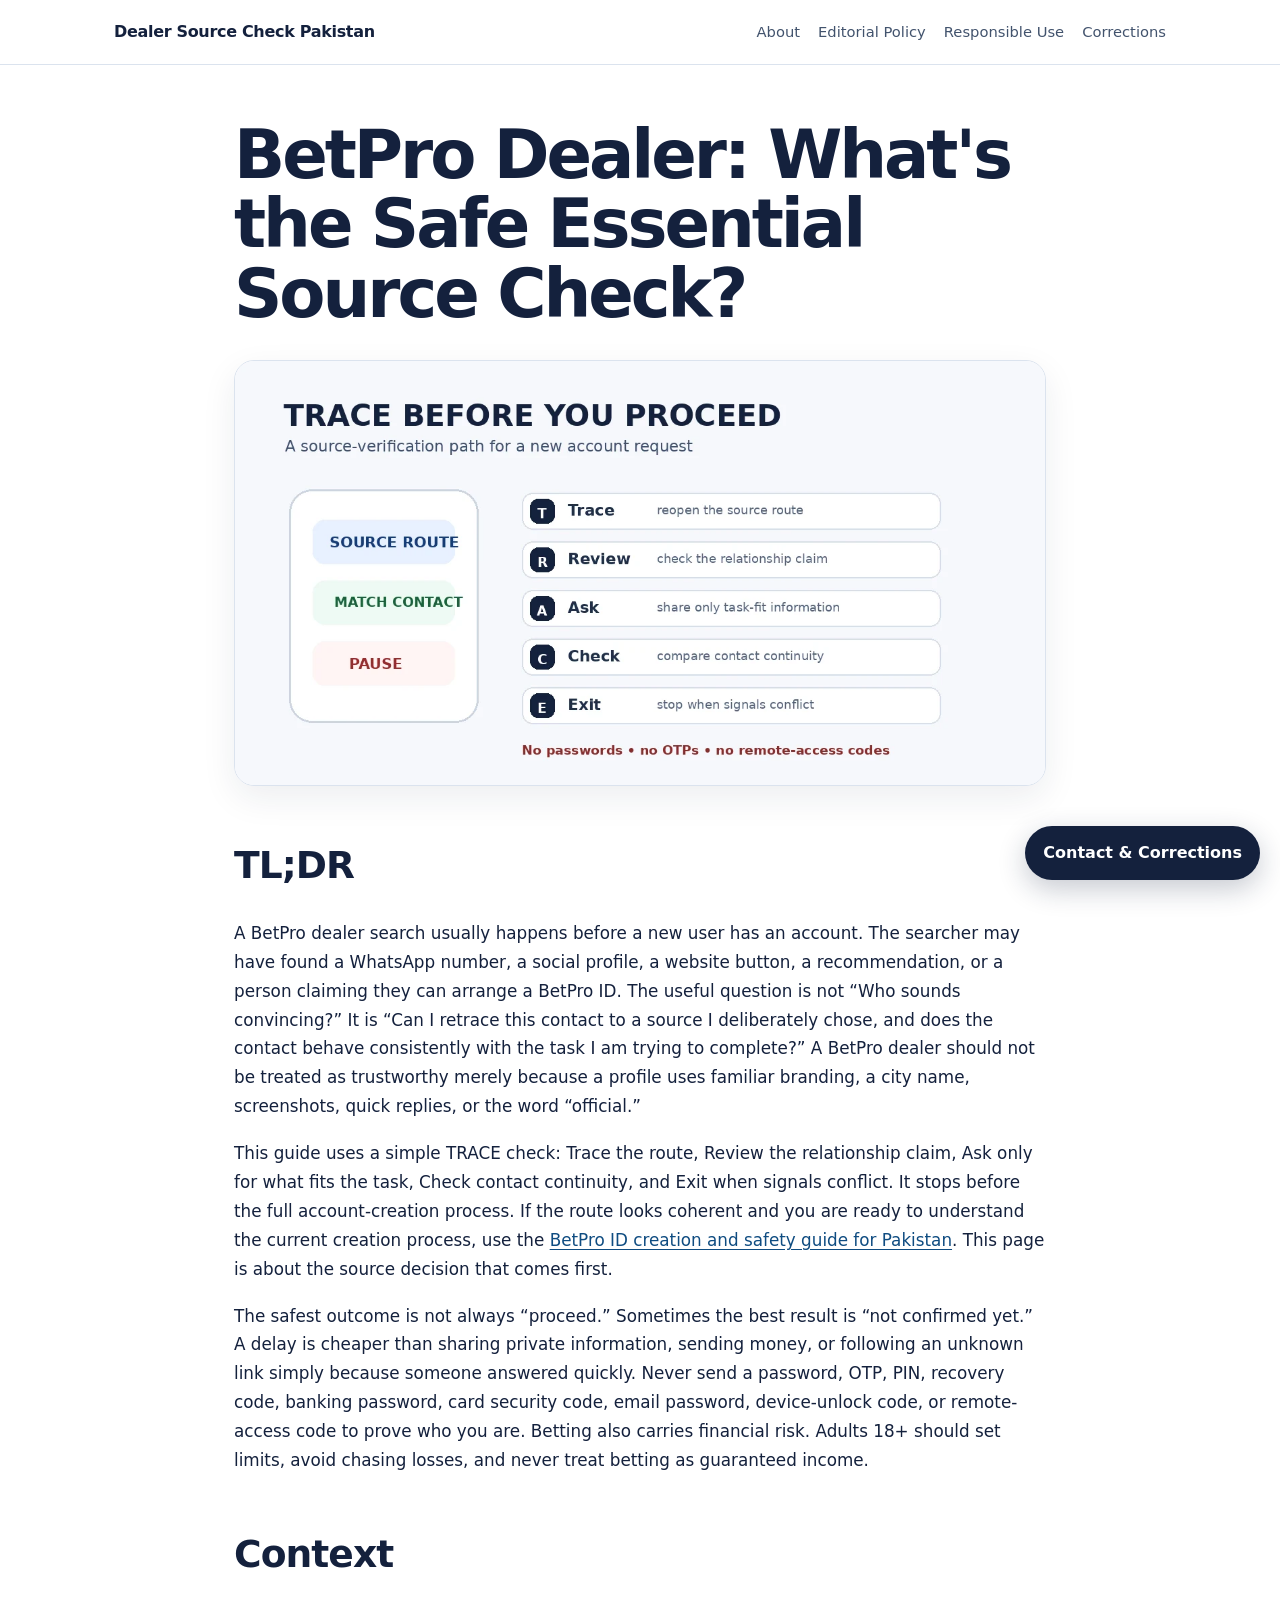
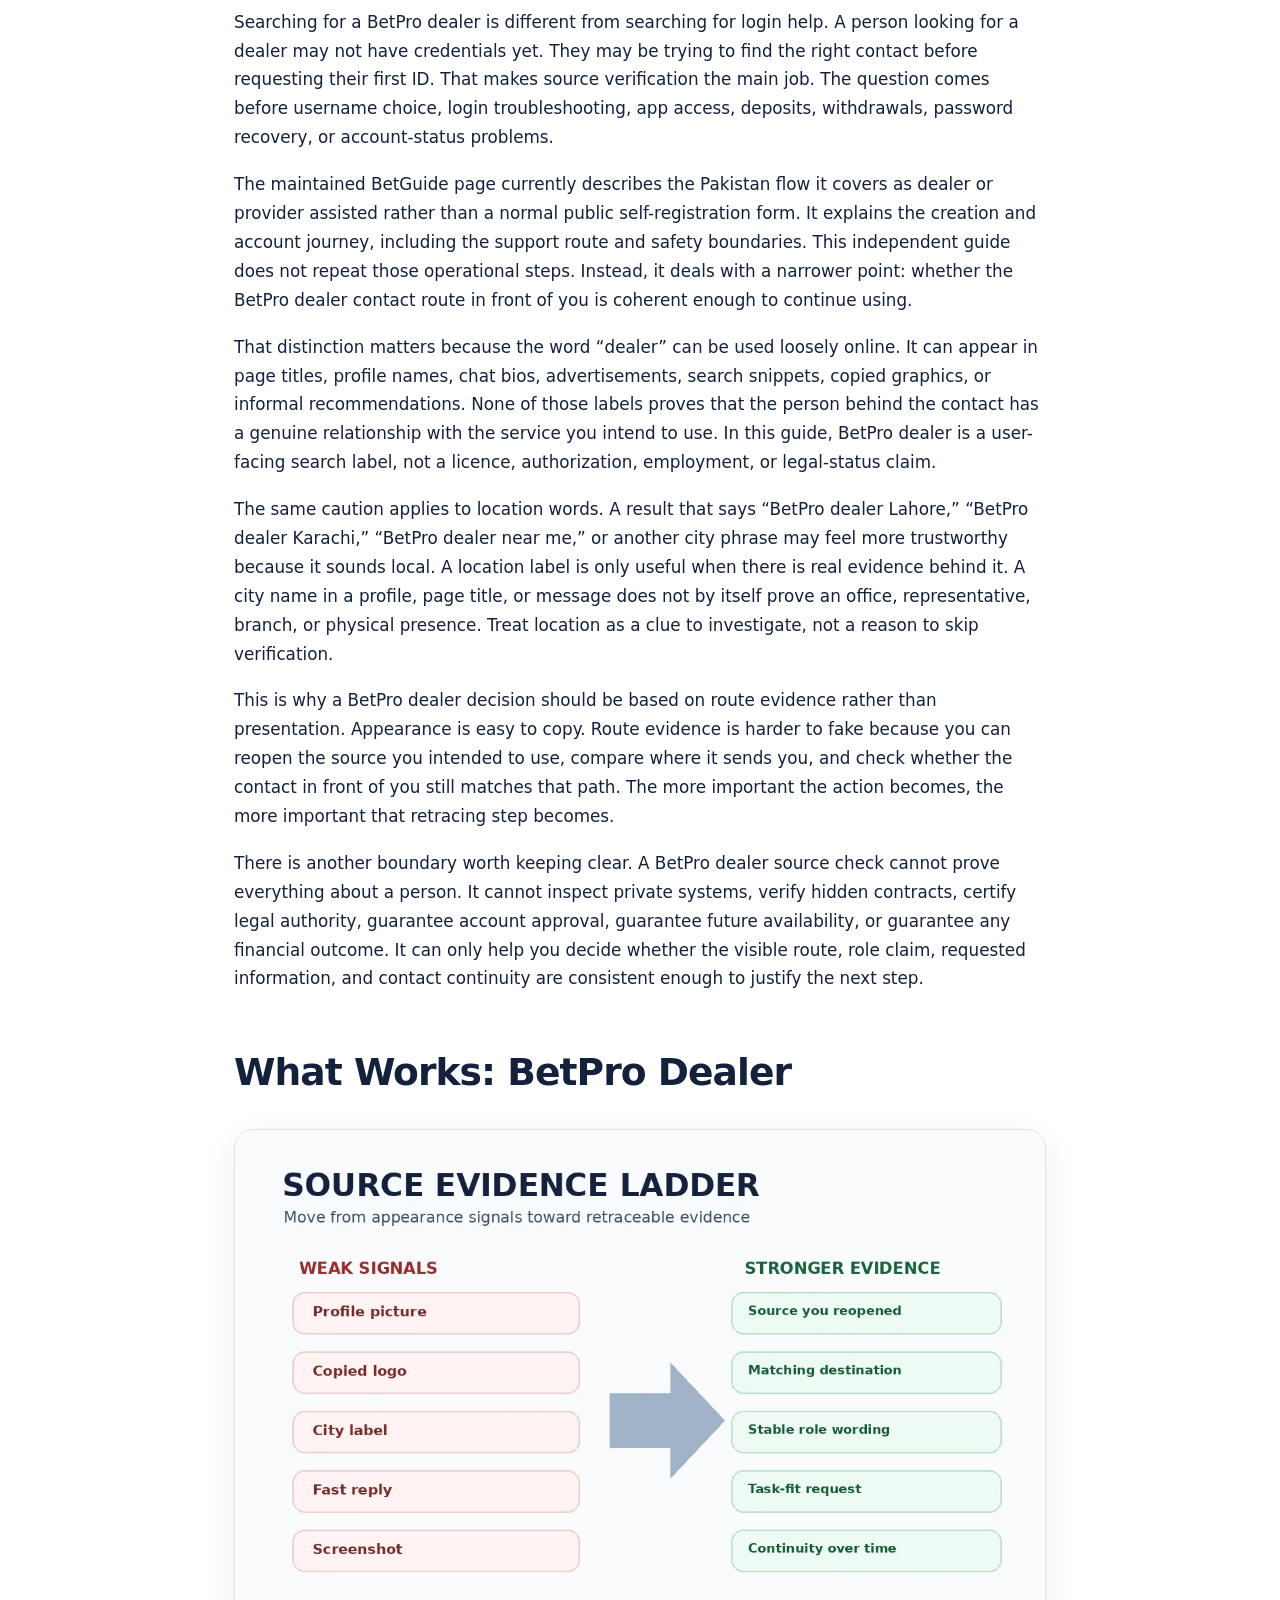
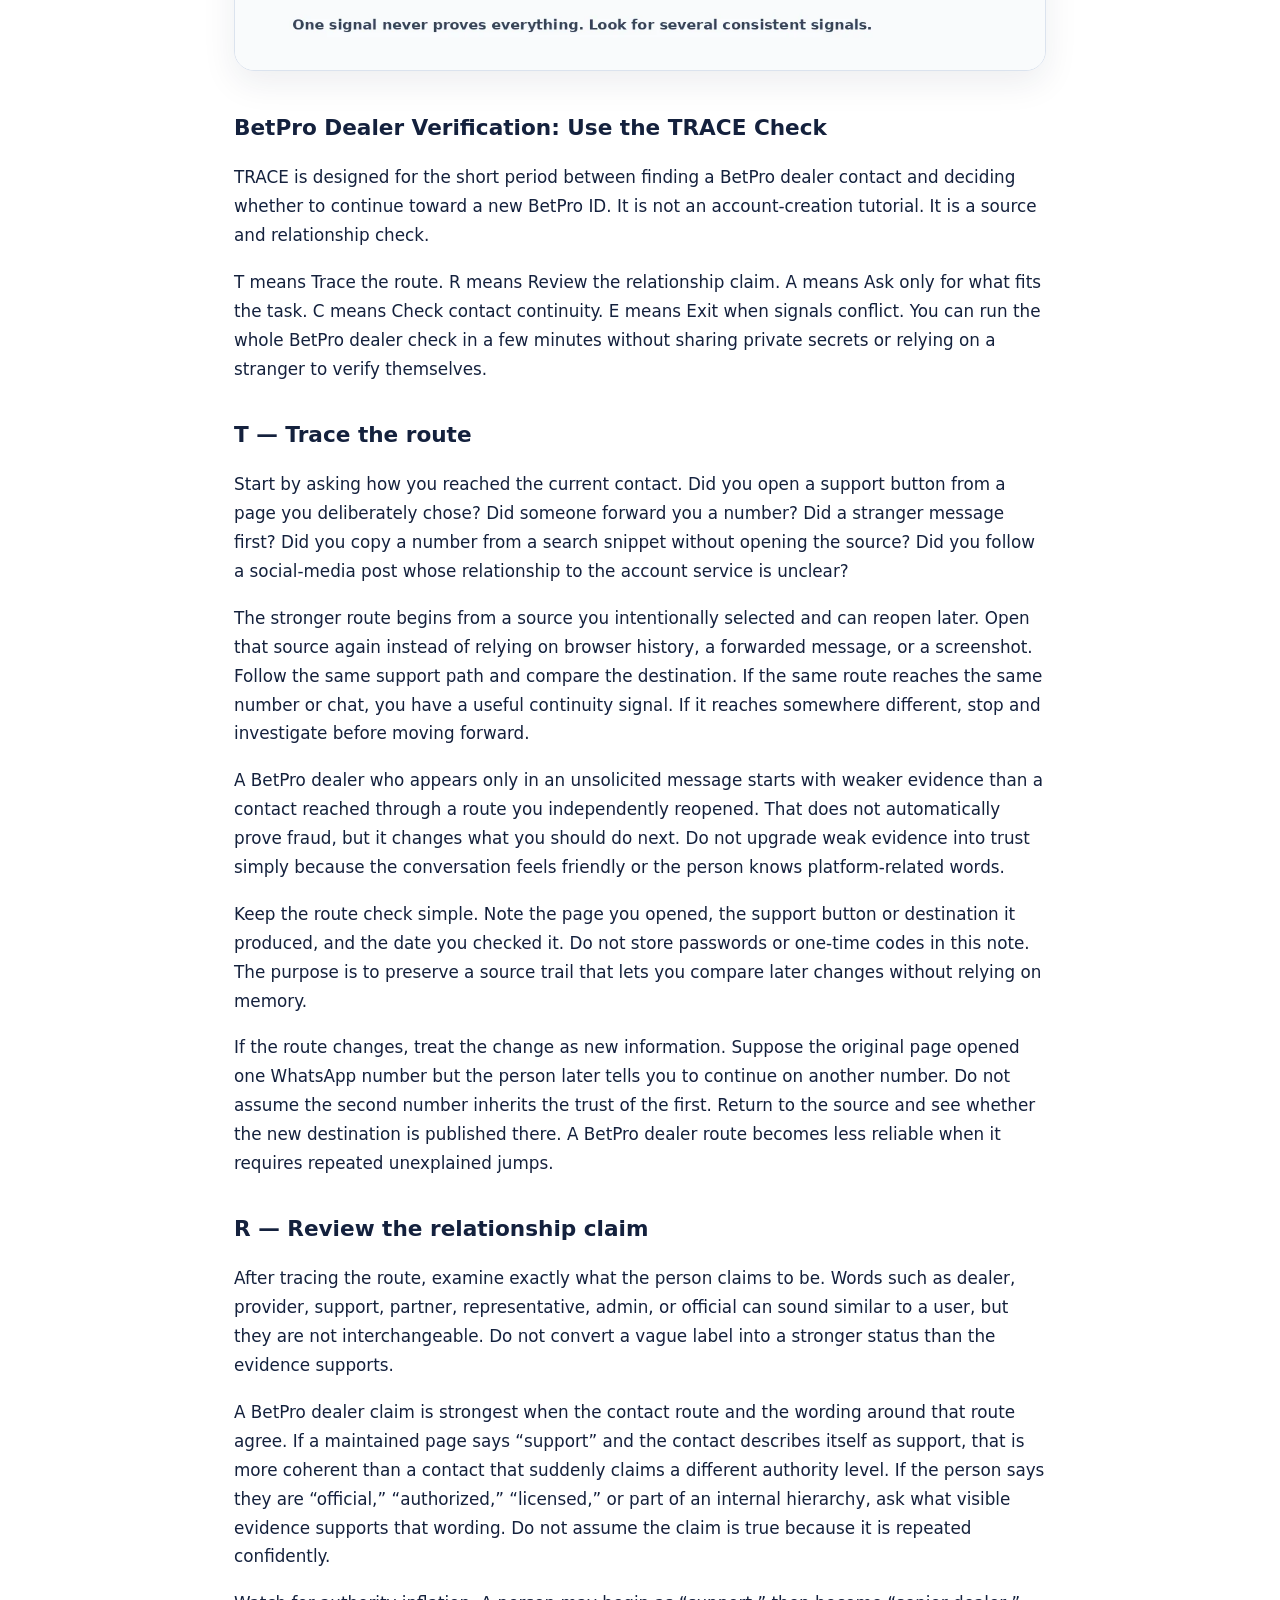
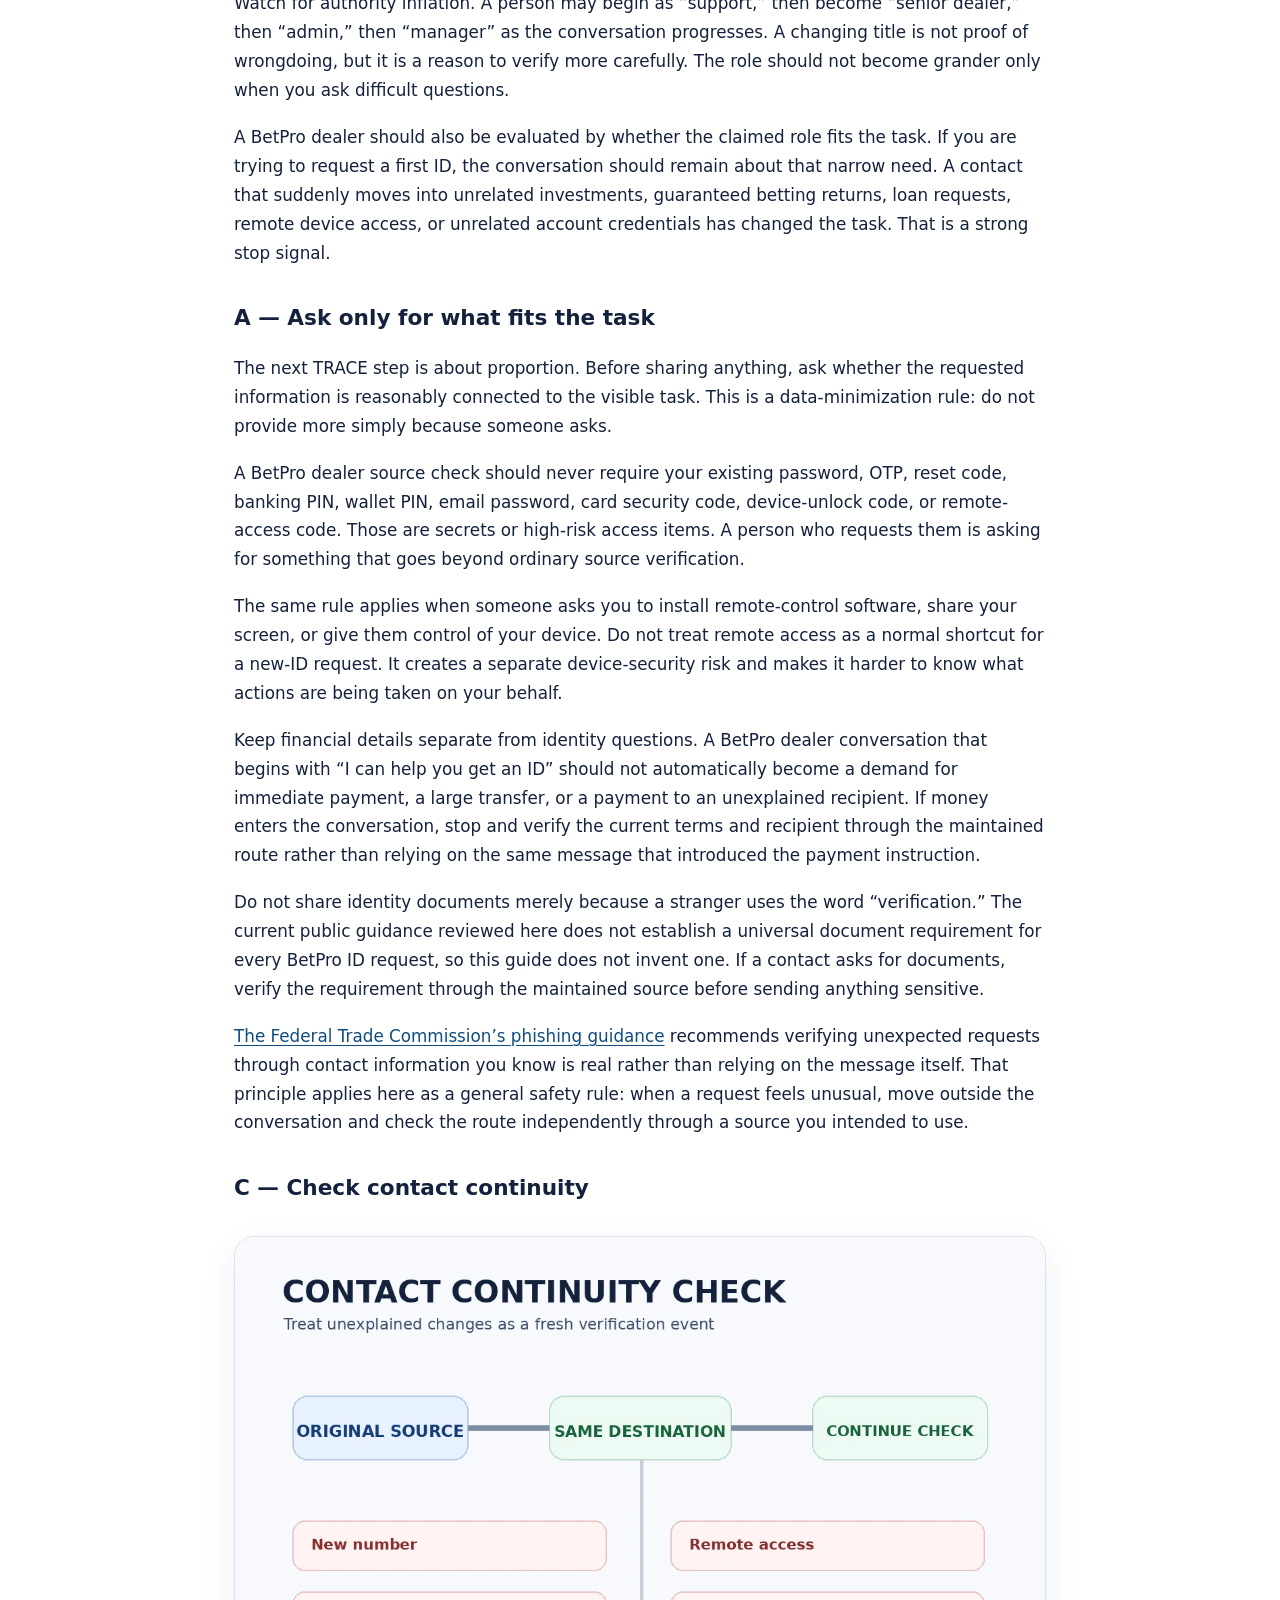
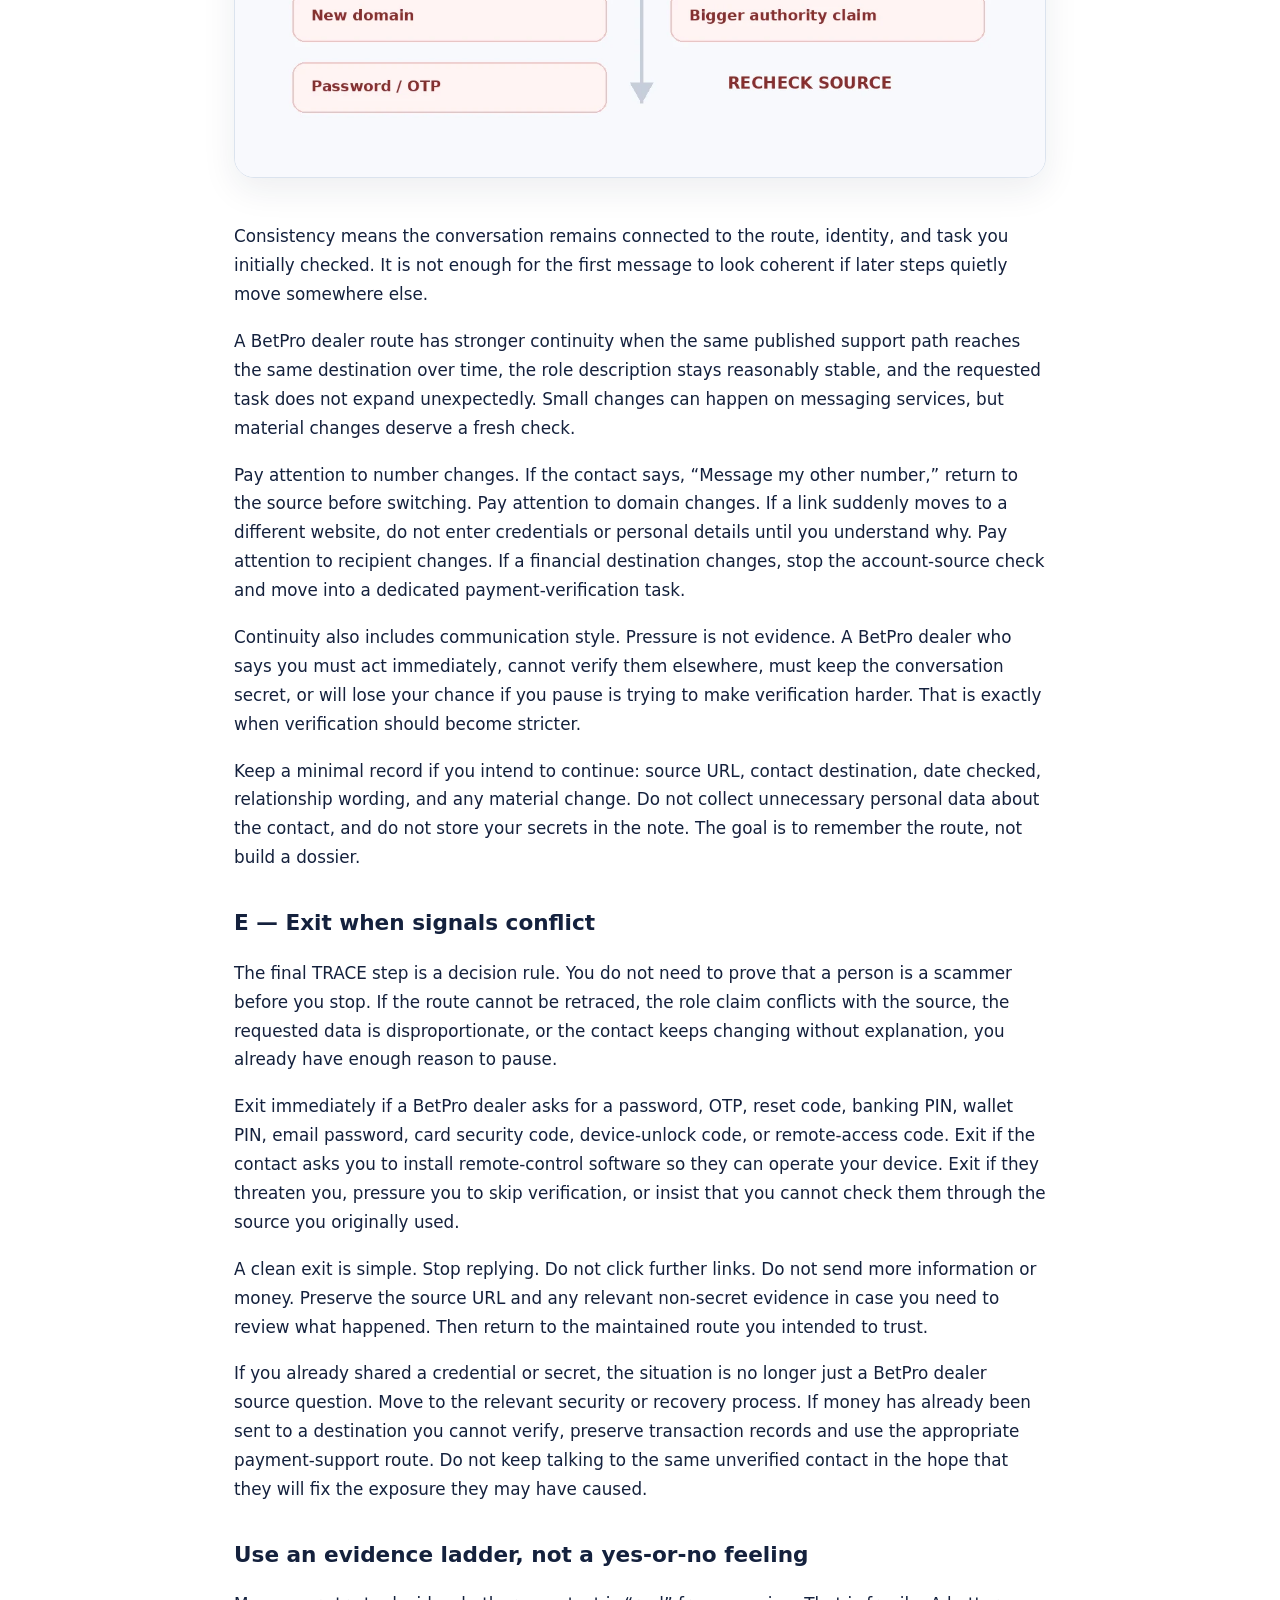
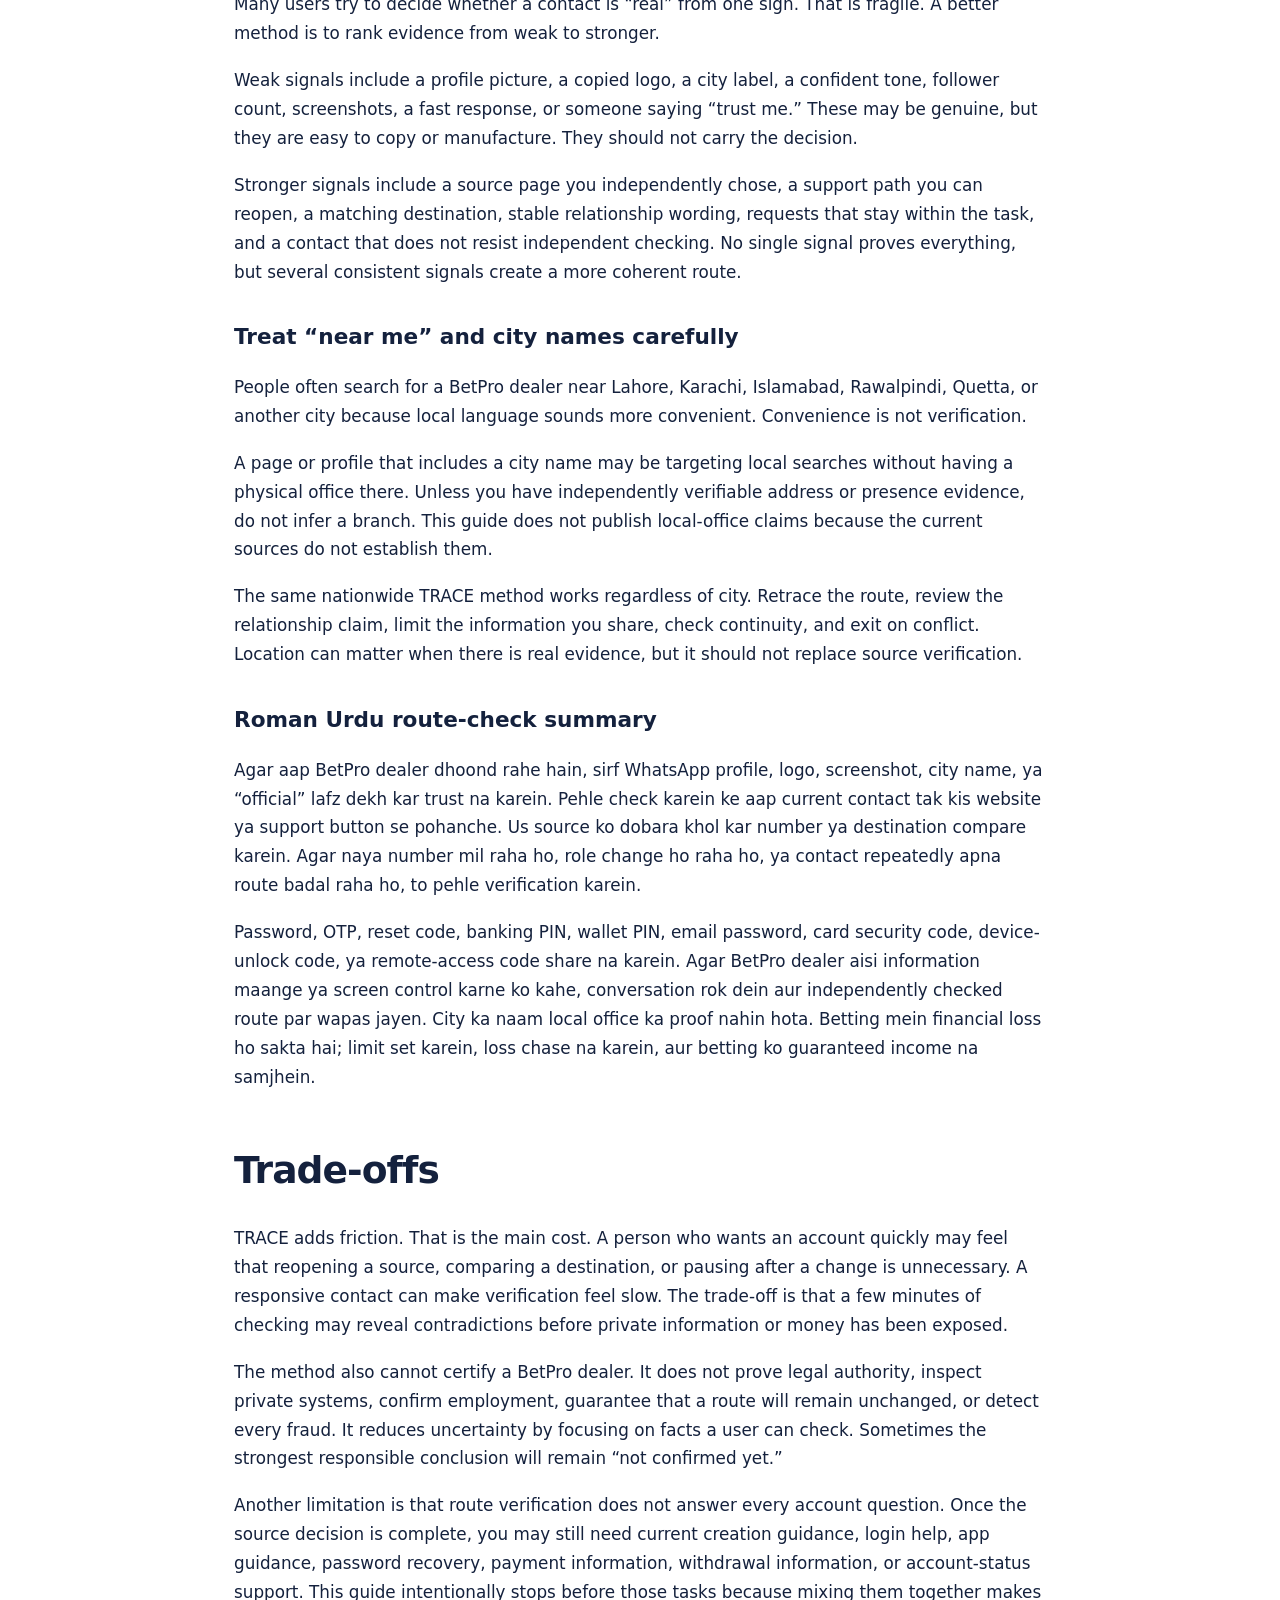
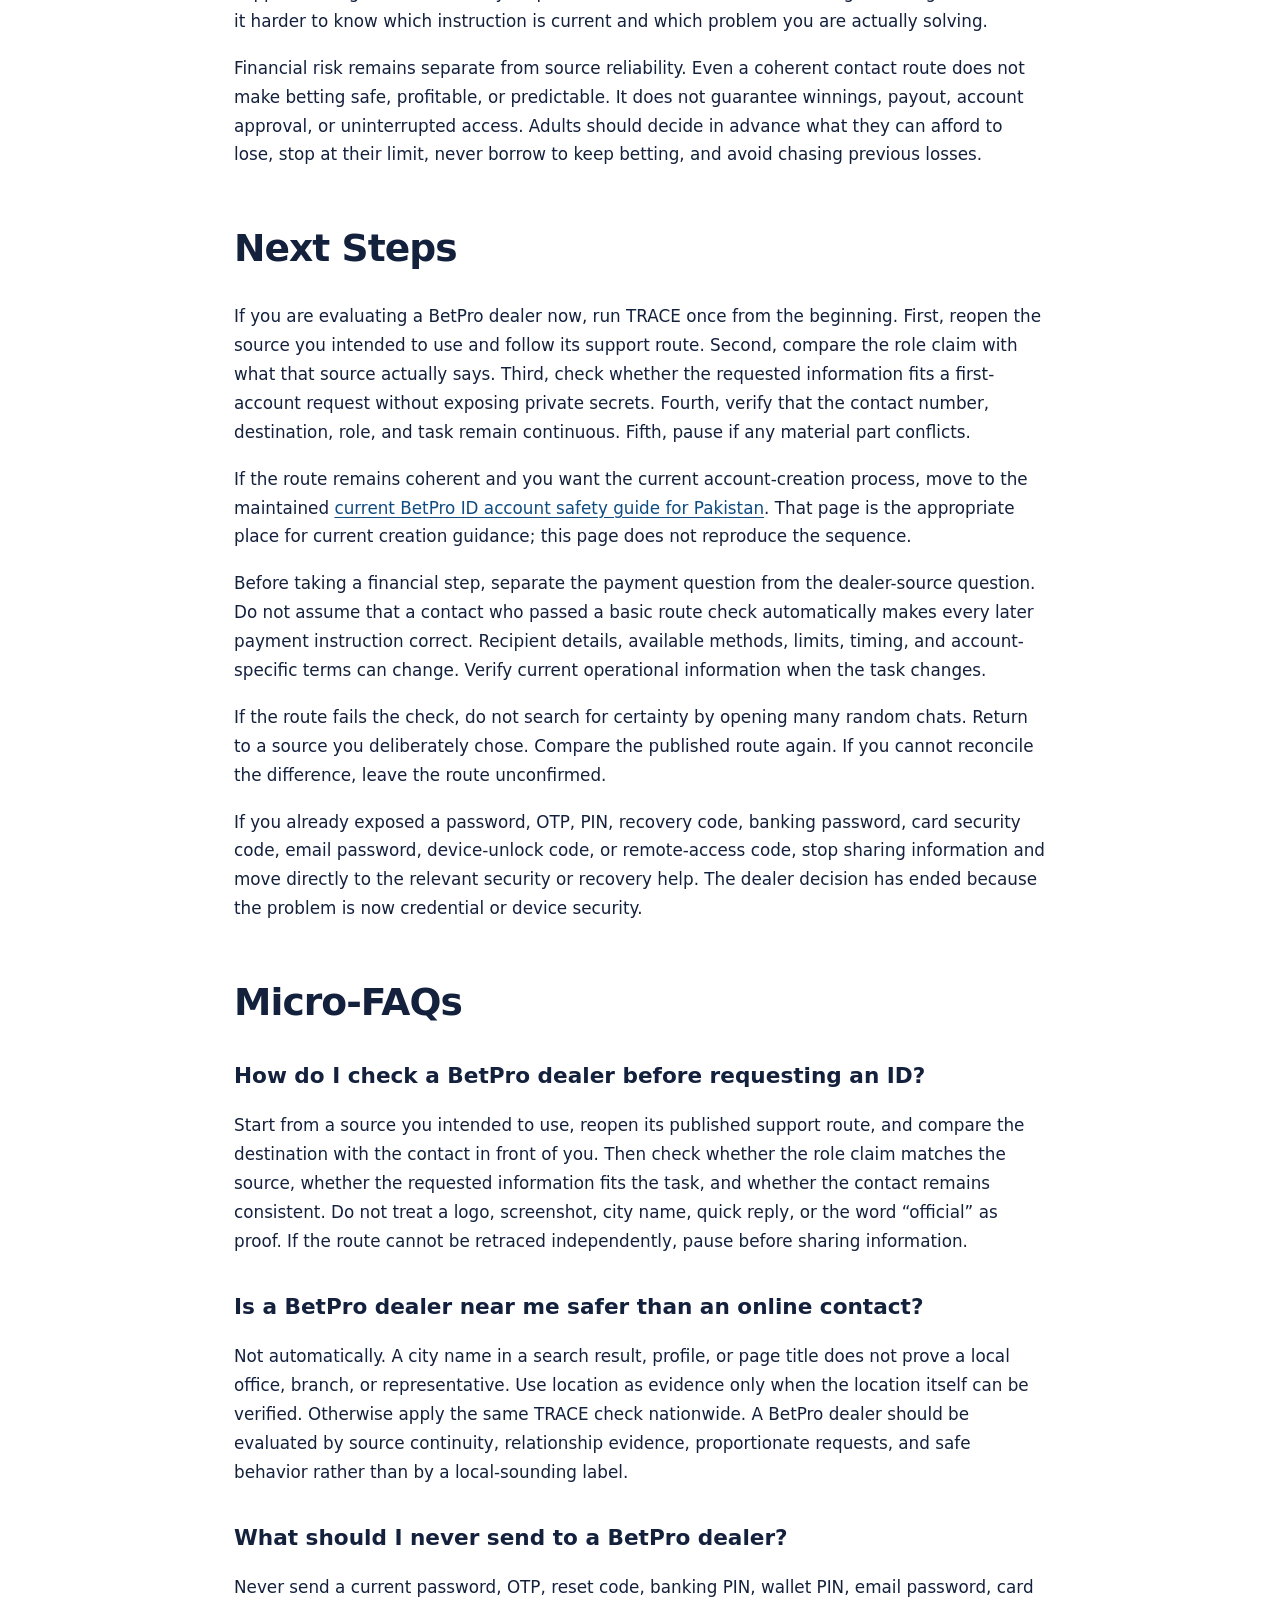
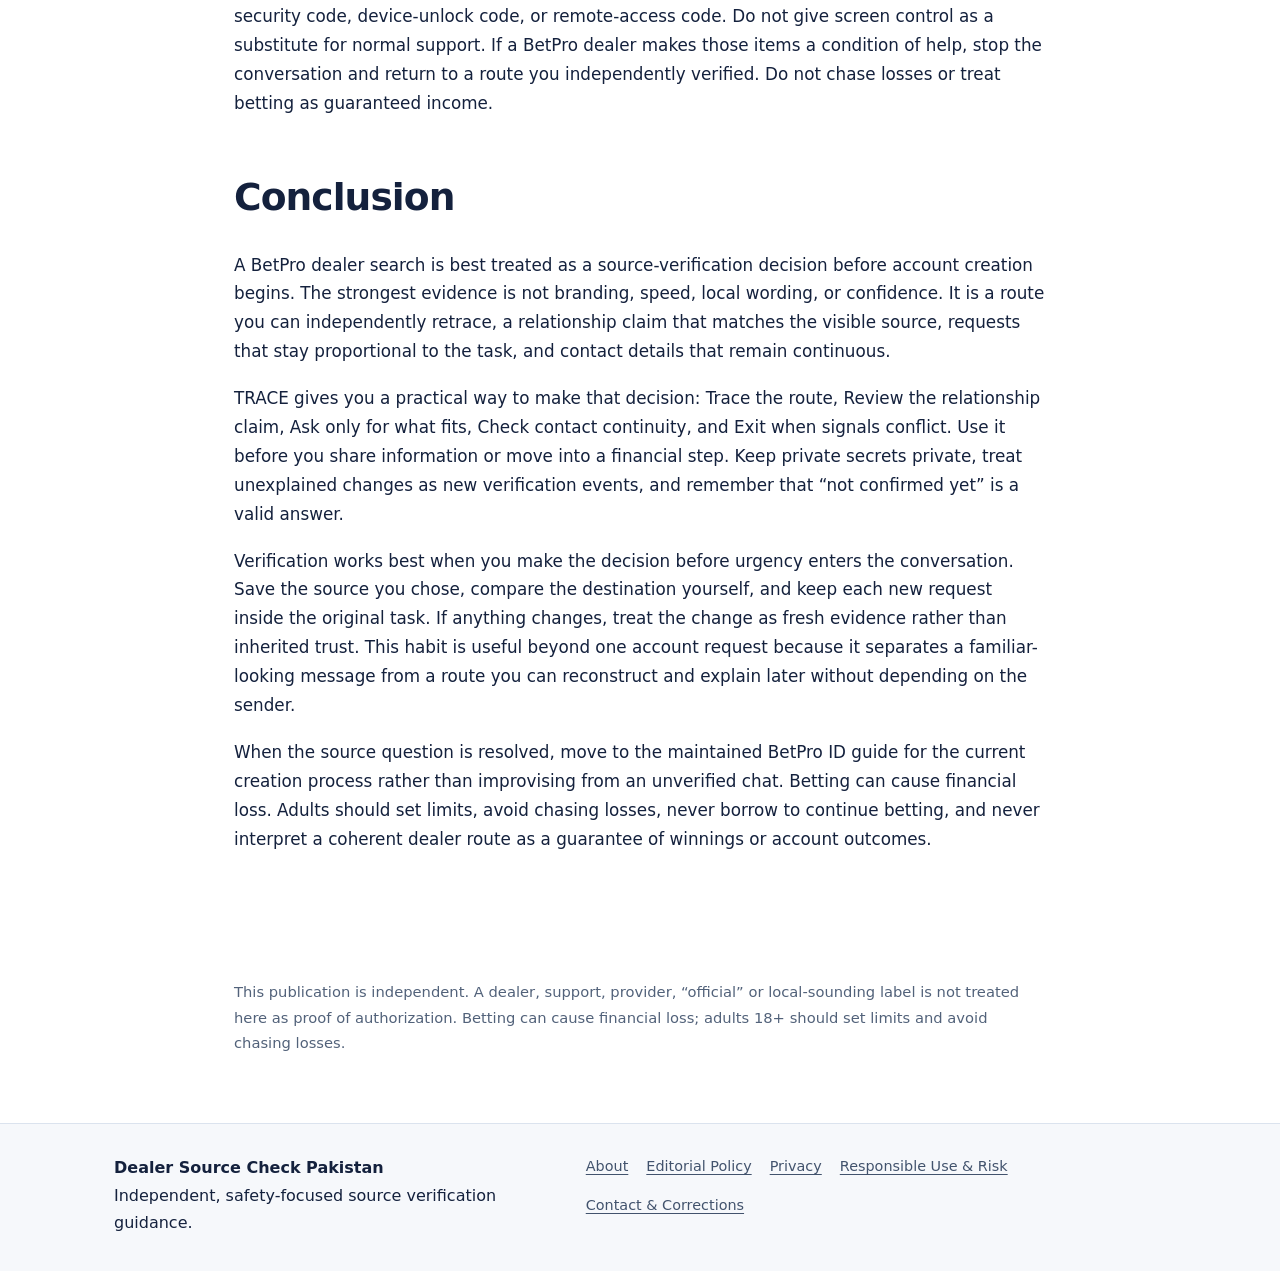
<file: index.html>
<!doctype html>
<html lang="en-PK">
<head>
  <meta charset="utf-8">
  <meta name="viewport" content="width=device-width,initial-scale=1">
  <meta name="google-site-verification" content="WQYtwEaFanIPfsgccoIwmQ2Mak_BsNVnbXv91f6nhLA" />
  <title>BetPro Dealer: What&#x27;s the Safe Essential Source Check?</title>
  <meta name="description" content="BetPro dealer help for Pakistan: verify the source route, contact continuity and safety signals before requesting a new BetPro ID.">
  <meta name="robots" content="index,follow,max-image-preview:large,max-snippet:-1,max-video-preview:-1">
  <link rel="canonical" href="https://robindandelion-rwuere.stormkit.dev/">
  <meta property="og:type" content="article">
  <meta property="og:title" content="BetPro Dealer: What&#x27;s the Safe Essential Source Check?">
  <meta property="og:description" content="BetPro dealer help for Pakistan: verify the source route, contact continuity and safety signals before requesting a new BetPro ID.">
  <meta property="og:url" content="https://robindandelion-rwuere.stormkit.dev/">
  <meta property="og:image" content="https://robindandelion-rwuere.stormkit.dev/images/betpro-dealer-trace-source-check.webp">
  <meta property="og:locale" content="en_PK">
  <meta name="twitter:card" content="summary_large_image">
  <meta name="twitter:title" content="BetPro Dealer: What&#x27;s the Safe Essential Source Check?">
  <meta name="twitter:description" content="BetPro dealer help for Pakistan: verify the source route, contact continuity and safety signals before requesting a new BetPro ID.">
  <meta name="twitter:image" content="https://robindandelion-rwuere.stormkit.dev/images/betpro-dealer-trace-source-check.webp">
  <link rel="icon" href="/favicon.svg" type="image/svg+xml">
  <link rel="manifest" href="/site.webmanifest">
  <link rel="stylesheet" href="/styles.css">
  <script type="application/ld+json">{"@context":"https://schema.org","@graph":[{"@type":"Organization","@id":"https://robindandelion-rwuere.stormkit.dev/#organization","name":"Dealer Source Check Pakistan","url":"https://robindandelion-rwuere.stormkit.dev/"},{"@type":"WebSite","@id":"https://robindandelion-rwuere.stormkit.dev/#website","url":"https://robindandelion-rwuere.stormkit.dev/","name":"Dealer Source Check Pakistan","publisher":{"@id":"https://robindandelion-rwuere.stormkit.dev/#organization"},"inLanguage":"en-PK"},{"@type":"WebPage","@id":"https://robindandelion-rwuere.stormkit.dev/#webpage","url":"https://robindandelion-rwuere.stormkit.dev/","name":"BetPro Dealer: What's the Safe Essential Source Check?","description":"BetPro dealer help for Pakistan: verify the source route, contact continuity and safety signals before requesting a new BetPro ID.","isPartOf":{"@id":"https://robindandelion-rwuere.stormkit.dev/#website"},"breadcrumb":{"@id":"https://robindandelion-rwuere.stormkit.dev/#breadcrumb"},"inLanguage":"en-PK"},{"@type":"Article","@id":"https://robindandelion-rwuere.stormkit.dev/#article","headline":"BetPro Dealer: What's the Safe Essential Source Check?","description":"BetPro dealer help for Pakistan: verify the source route, contact continuity and safety signals before requesting a new BetPro ID.","mainEntityOfPage":{"@id":"https://robindandelion-rwuere.stormkit.dev/#webpage"},"author":{"@id":"https://robindandelion-rwuere.stormkit.dev/#organization"},"publisher":{"@id":"https://robindandelion-rwuere.stormkit.dev/#organization"},"datePublished":"2026-09-03","dateModified":"2026-09-03","image":["https://robindandelion-rwuere.stormkit.dev/images/betpro-dealer-trace-source-check.webp","https://robindandelion-rwuere.stormkit.dev/images/betpro-dealer-evidence-ladder.webp","https://robindandelion-rwuere.stormkit.dev/images/betpro-dealer-route-continuity.webp"],"inLanguage":"en-PK"},{"@type":"BreadcrumbList","@id":"https://robindandelion-rwuere.stormkit.dev/#breadcrumb","itemListElement":[{"@type":"ListItem","position":1,"name":"Home","item":"https://robindandelion-rwuere.stormkit.dev/"}]}]}</script>
</head>
<body>
<header class="site-header">
  <div class="header-inner">
    <a class="brand" href="/">Dealer Source Check Pakistan</a>
    <nav class="top-nav" aria-label="Site">
      <a href="/about/">About</a>
      <a href="/editorial-policy/">Editorial Policy</a>
      <a href="/responsible-use/">Responsible Use</a>
      <a href="/contact-corrections/">Corrections</a>
    </nav>
  </div>
</header>
<main class="article-shell">
  <article>
    <h1>BetPro Dealer: What's the Safe Essential Source Check?</h1><figure class="article-visual featured-visual"><img alt="BetPro dealer TRACE source verification before requesting a new BetPro ID" decoding="async" fetchpriority="high" height="628" loading="eager" src="/images/betpro-dealer-trace-source-check.webp" width="1200"/></figure>
<h2 id="tl-dr">TL;DR</h2>
<p>A BetPro dealer search usually happens before a new user has an account. The searcher may have found a WhatsApp number, a social profile, a website button, a recommendation, or a person claiming they can arrange a BetPro ID. The useful question is not “Who sounds convincing?” It is “Can I retrace this contact to a source I deliberately chose, and does the contact behave consistently with the task I am trying to complete?” A BetPro dealer should not be treated as trustworthy merely because a profile uses familiar branding, a city name, screenshots, quick replies, or the word “official.”</p>
<p>This guide uses a simple TRACE check: Trace the route, Review the relationship claim, Ask only for what fits the task, Check contact continuity, and Exit when signals conflict. It stops before the full account-creation process. If the route looks coherent and you are ready to understand the current creation process, use the <a href="https://betguide.pk/betpro-id-pakistan" rel="noopener noreferrer" target="_blank">BetPro ID creation and safety guide for Pakistan</a>. This page is about the source decision that comes first.</p>
<p>The safest outcome is not always “proceed.” Sometimes the best result is “not confirmed yet.” A delay is cheaper than sharing private information, sending money, or following an unknown link simply because someone answered quickly. Never send a password, OTP, PIN, recovery code, banking password, card security code, email password, device-unlock code, or remote-access code to prove who you are. Betting also carries financial risk. Adults 18+ should set limits, avoid chasing losses, and never treat betting as guaranteed income.</p>
<h2 id="context">Context</h2>
<p>Searching for a BetPro dealer is different from searching for login help. A person looking for a dealer may not have credentials yet. They may be trying to find the right contact before requesting their first ID. That makes source verification the main job. The question comes before username choice, login troubleshooting, app access, deposits, withdrawals, password recovery, or account-status problems.</p>
<p>The maintained BetGuide page currently describes the Pakistan flow it covers as dealer or provider assisted rather than a normal public self-registration form. It explains the creation and account journey, including the support route and safety boundaries. This independent guide does not repeat those operational steps. Instead, it deals with a narrower point: whether the BetPro dealer contact route in front of you is coherent enough to continue using.</p>
<p>That distinction matters because the word “dealer” can be used loosely online. It can appear in page titles, profile names, chat bios, advertisements, search snippets, copied graphics, or informal recommendations. None of those labels proves that the person behind the contact has a genuine relationship with the service you intend to use. In this guide, BetPro dealer is a user-facing search label, not a licence, authorization, employment, or legal-status claim.</p>
<p>The same caution applies to location words. A result that says “BetPro dealer Lahore,” “BetPro dealer Karachi,” “BetPro dealer near me,” or another city phrase may feel more trustworthy because it sounds local. A location label is only useful when there is real evidence behind it. A city name in a profile, page title, or message does not by itself prove an office, representative, branch, or physical presence. Treat location as a clue to investigate, not a reason to skip verification.</p>
<p>This is why a BetPro dealer decision should be based on route evidence rather than presentation. Appearance is easy to copy. Route evidence is harder to fake because you can reopen the source you intended to use, compare where it sends you, and check whether the contact in front of you still matches that path. The more important the action becomes, the more important that retracing step becomes.</p>
<p>There is another boundary worth keeping clear. A BetPro dealer source check cannot prove everything about a person. It cannot inspect private systems, verify hidden contracts, certify legal authority, guarantee account approval, guarantee future availability, or guarantee any financial outcome. It can only help you decide whether the visible route, role claim, requested information, and contact continuity are consistent enough to justify the next step.</p>
<h2 id="what-works-betpro-dealer">What Works: BetPro Dealer</h2><figure class="article-visual"><img alt="BetPro dealer evidence ladder from weak appearance signals to retraceable source evidence" decoding="async" height="800" loading="lazy" src="/images/betpro-dealer-evidence-ladder.webp" width="1200"/></figure>
<h3 id="betpro-dealer-verification-use-the-trace-check">BetPro Dealer Verification: Use the TRACE Check</h3>
<p>TRACE is designed for the short period between finding a BetPro dealer contact and deciding whether to continue toward a new BetPro ID. It is not an account-creation tutorial. It is a source and relationship check.</p>
<p>T means Trace the route. R means Review the relationship claim. A means Ask only for what fits the task. C means Check contact continuity. E means Exit when signals conflict. You can run the whole BetPro dealer check in a few minutes without sharing private secrets or relying on a stranger to verify themselves.</p>
<h3 id="t-trace-the-route">T — Trace the route</h3>
<p>Start by asking how you reached the current contact. Did you open a support button from a page you deliberately chose? Did someone forward you a number? Did a stranger message first? Did you copy a number from a search snippet without opening the source? Did you follow a social-media post whose relationship to the account service is unclear?</p>
<p>The stronger route begins from a source you intentionally selected and can reopen later. Open that source again instead of relying on browser history, a forwarded message, or a screenshot. Follow the same support path and compare the destination. If the same route reaches the same number or chat, you have a useful continuity signal. If it reaches somewhere different, stop and investigate before moving forward.</p>
<p>A BetPro dealer who appears only in an unsolicited message starts with weaker evidence than a contact reached through a route you independently reopened. That does not automatically prove fraud, but it changes what you should do next. Do not upgrade weak evidence into trust simply because the conversation feels friendly or the person knows platform-related words.</p>
<p>Keep the route check simple. Note the page you opened, the support button or destination it produced, and the date you checked it. Do not store passwords or one-time codes in this note. The purpose is to preserve a source trail that lets you compare later changes without relying on memory.</p>
<p>If the route changes, treat the change as new information. Suppose the original page opened one WhatsApp number but the person later tells you to continue on another number. Do not assume the second number inherits the trust of the first. Return to the source and see whether the new destination is published there. A BetPro dealer route becomes less reliable when it requires repeated unexplained jumps.</p>
<h3 id="r-review-the-relationship-claim">R — Review the relationship claim</h3>
<p>After tracing the route, examine exactly what the person claims to be. Words such as dealer, provider, support, partner, representative, admin, or official can sound similar to a user, but they are not interchangeable. Do not convert a vague label into a stronger status than the evidence supports.</p>
<p>A BetPro dealer claim is strongest when the contact route and the wording around that route agree. If a maintained page says “support” and the contact describes itself as support, that is more coherent than a contact that suddenly claims a different authority level. If the person says they are “official,” “authorized,” “licensed,” or part of an internal hierarchy, ask what visible evidence supports that wording. Do not assume the claim is true because it is repeated confidently.</p>
<p>Watch for authority inflation. A person may begin as “support,” then become “senior dealer,” then “admin,” then “manager” as the conversation progresses. A changing title is not proof of wrongdoing, but it is a reason to verify more carefully. The role should not become grander only when you ask difficult questions.</p>
<p>A BetPro dealer should also be evaluated by whether the claimed role fits the task. If you are trying to request a first ID, the conversation should remain about that narrow need. A contact that suddenly moves into unrelated investments, guaranteed betting returns, loan requests, remote device access, or unrelated account credentials has changed the task. That is a strong stop signal.</p>
<h3 id="a-ask-only-for-what-fits-the-task">A — Ask only for what fits the task</h3>
<p>The next TRACE step is about proportion. Before sharing anything, ask whether the requested information is reasonably connected to the visible task. This is a data-minimization rule: do not provide more simply because someone asks.</p>
<p>A BetPro dealer source check should never require your existing password, OTP, reset code, banking PIN, wallet PIN, email password, card security code, device-unlock code, or remote-access code. Those are secrets or high-risk access items. A person who requests them is asking for something that goes beyond ordinary source verification.</p>
<p>The same rule applies when someone asks you to install remote-control software, share your screen, or give them control of your device. Do not treat remote access as a normal shortcut for a new-ID request. It creates a separate device-security risk and makes it harder to know what actions are being taken on your behalf.</p>
<p>Keep financial details separate from identity questions. A BetPro dealer conversation that begins with “I can help you get an ID” should not automatically become a demand for immediate payment, a large transfer, or a payment to an unexplained recipient. If money enters the conversation, stop and verify the current terms and recipient through the maintained route rather than relying on the same message that introduced the payment instruction.</p>
<p>Do not share identity documents merely because a stranger uses the word “verification.” The current public guidance reviewed here does not establish a universal document requirement for every BetPro ID request, so this guide does not invent one. If a contact asks for documents, verify the requirement through the maintained source before sending anything sensitive.</p>
<p><a href="https://consumer.ftc.gov/articles/how-recognize-avoid-phishing-scams" rel="noopener noreferrer" target="_blank">The Federal Trade Commission’s phishing guidance</a> recommends verifying unexpected requests through contact information you know is real rather than relying on the message itself. That principle applies here as a general safety rule: when a request feels unusual, move outside the conversation and check the route independently through a source you intended to use.</p>
<h3 id="c-check-contact-continuity">C — Check contact continuity</h3><figure class="article-visual"><img alt="BetPro dealer contact continuity check for number domain and task changes" decoding="async" height="800" loading="lazy" src="/images/betpro-dealer-route-continuity.webp" width="1200"/></figure>
<p>Consistency means the conversation remains connected to the route, identity, and task you initially checked. It is not enough for the first message to look coherent if later steps quietly move somewhere else.</p>
<p>A BetPro dealer route has stronger continuity when the same published support path reaches the same destination over time, the role description stays reasonably stable, and the requested task does not expand unexpectedly. Small changes can happen on messaging services, but material changes deserve a fresh check.</p>
<p>Pay attention to number changes. If the contact says, “Message my other number,” return to the source before switching. Pay attention to domain changes. If a link suddenly moves to a different website, do not enter credentials or personal details until you understand why. Pay attention to recipient changes. If a financial destination changes, stop the account-source check and move into a dedicated payment-verification task.</p>
<p>Continuity also includes communication style. Pressure is not evidence. A BetPro dealer who says you must act immediately, cannot verify them elsewhere, must keep the conversation secret, or will lose your chance if you pause is trying to make verification harder. That is exactly when verification should become stricter.</p>
<p>Keep a minimal record if you intend to continue: source URL, contact destination, date checked, relationship wording, and any material change. Do not collect unnecessary personal data about the contact, and do not store your secrets in the note. The goal is to remember the route, not build a dossier.</p>
<h3 id="e-exit-when-signals-conflict">E — Exit when signals conflict</h3>
<p>The final TRACE step is a decision rule. You do not need to prove that a person is a scammer before you stop. If the route cannot be retraced, the role claim conflicts with the source, the requested data is disproportionate, or the contact keeps changing without explanation, you already have enough reason to pause.</p>
<p>Exit immediately if a BetPro dealer asks for a password, OTP, reset code, banking PIN, wallet PIN, email password, card security code, device-unlock code, or remote-access code. Exit if the contact asks you to install remote-control software so they can operate your device. Exit if they threaten you, pressure you to skip verification, or insist that you cannot check them through the source you originally used.</p>
<p>A clean exit is simple. Stop replying. Do not click further links. Do not send more information or money. Preserve the source URL and any relevant non-secret evidence in case you need to review what happened. Then return to the maintained route you intended to trust.</p>
<p>If you already shared a credential or secret, the situation is no longer just a BetPro dealer source question. Move to the relevant security or recovery process. If money has already been sent to a destination you cannot verify, preserve transaction records and use the appropriate payment-support route. Do not keep talking to the same unverified contact in the hope that they will fix the exposure they may have caused.</p>
<h3 id="use-an-evidence-ladder-not-a-yes-or-no-feeling">Use an evidence ladder, not a yes-or-no feeling</h3>
<p>Many users try to decide whether a contact is “real” from one sign. That is fragile. A better method is to rank evidence from weak to stronger.</p>
<p>Weak signals include a profile picture, a copied logo, a city label, a confident tone, follower count, screenshots, a fast response, or someone saying “trust me.” These may be genuine, but they are easy to copy or manufacture. They should not carry the decision.</p>
<p>Stronger signals include a source page you independently chose, a support path you can reopen, a matching destination, stable relationship wording, requests that stay within the task, and a contact that does not resist independent checking. No single signal proves everything, but several consistent signals create a more coherent route.</p>
<h3 id="treat-near-me-and-city-names-carefully">Treat “near me” and city names carefully</h3>
<p>People often search for a BetPro dealer near Lahore, Karachi, Islamabad, Rawalpindi, Quetta, or another city because local language sounds more convenient. Convenience is not verification.</p>
<p>A page or profile that includes a city name may be targeting local searches without having a physical office there. Unless you have independently verifiable address or presence evidence, do not infer a branch. This guide does not publish local-office claims because the current sources do not establish them.</p>
<p>The same nationwide TRACE method works regardless of city. Retrace the route, review the relationship claim, limit the information you share, check continuity, and exit on conflict. Location can matter when there is real evidence, but it should not replace source verification.</p>
<h3 id="roman-urdu-route-check-summary">Roman Urdu route-check summary</h3>
<p>Agar aap BetPro dealer dhoond rahe hain, sirf WhatsApp profile, logo, screenshot, city name, ya “official” lafz dekh kar trust na karein. Pehle check karein ke aap current contact tak kis website ya support button se pohanche. Us source ko dobara khol kar number ya destination compare karein. Agar naya number mil raha ho, role change ho raha ho, ya contact repeatedly apna route badal raha ho, to pehle verification karein.</p>
<p>Password, OTP, reset code, banking PIN, wallet PIN, email password, card security code, device-unlock code, ya remote-access code share na karein. Agar BetPro dealer aisi information maange ya screen control karne ko kahe, conversation rok dein aur independently checked route par wapas jayen. City ka naam local office ka proof nahin hota. Betting mein financial loss ho sakta hai; limit set karein, loss chase na karein, aur betting ko guaranteed income na samjhein.</p>
<h2 id="trade-offs">Trade-offs</h2>
<p>TRACE adds friction. That is the main cost. A person who wants an account quickly may feel that reopening a source, comparing a destination, or pausing after a change is unnecessary. A responsive contact can make verification feel slow. The trade-off is that a few minutes of checking may reveal contradictions before private information or money has been exposed.</p>
<p>The method also cannot certify a BetPro dealer. It does not prove legal authority, inspect private systems, confirm employment, guarantee that a route will remain unchanged, or detect every fraud. It reduces uncertainty by focusing on facts a user can check. Sometimes the strongest responsible conclusion will remain “not confirmed yet.”</p>
<p>Another limitation is that route verification does not answer every account question. Once the source decision is complete, you may still need current creation guidance, login help, app guidance, password recovery, payment information, withdrawal information, or account-status support. This guide intentionally stops before those tasks because mixing them together makes it harder to know which instruction is current and which problem you are actually solving.</p>
<p>Financial risk remains separate from source reliability. Even a coherent contact route does not make betting safe, profitable, or predictable. It does not guarantee winnings, payout, account approval, or uninterrupted access. Adults should decide in advance what they can afford to lose, stop at their limit, never borrow to keep betting, and avoid chasing previous losses.</p>
<h2 id="next-steps">Next Steps</h2>
<p>If you are evaluating a BetPro dealer now, run TRACE once from the beginning. First, reopen the source you intended to use and follow its support route. Second, compare the role claim with what that source actually says. Third, check whether the requested information fits a first-account request without exposing private secrets. Fourth, verify that the contact number, destination, role, and task remain continuous. Fifth, pause if any material part conflicts.</p>
<p>If the route remains coherent and you want the current account-creation process, move to the maintained <a href="https://betguide.pk/betpro-id-pakistan" rel="noopener noreferrer" target="_blank">current BetPro ID account safety guide for Pakistan</a>. That page is the appropriate place for current creation guidance; this page does not reproduce the sequence.</p>
<p>Before taking a financial step, separate the payment question from the dealer-source question. Do not assume that a contact who passed a basic route check automatically makes every later payment instruction correct. Recipient details, available methods, limits, timing, and account-specific terms can change. Verify current operational information when the task changes.</p>
<p>If the route fails the check, do not search for certainty by opening many random chats. Return to a source you deliberately chose. Compare the published route again. If you cannot reconcile the difference, leave the route unconfirmed.</p>
<p>If you already exposed a password, OTP, PIN, recovery code, banking password, card security code, email password, device-unlock code, or remote-access code, stop sharing information and move directly to the relevant security or recovery help. The dealer decision has ended because the problem is now credential or device security.</p>
<h2 id="micro-faqs">Micro-FAQs</h2>
<h3 id="how-do-i-check-a-betpro-dealer-before-requesting-an-id">How do I check a BetPro dealer before requesting an ID?</h3>
<p>Start from a source you intended to use, reopen its published support route, and compare the destination with the contact in front of you. Then check whether the role claim matches the source, whether the requested information fits the task, and whether the contact remains consistent. Do not treat a logo, screenshot, city name, quick reply, or the word “official” as proof. If the route cannot be retraced independently, pause before sharing information.</p>
<h3 id="is-a-betpro-dealer-near-me-safer-than-an-online-contact">Is a BetPro dealer near me safer than an online contact?</h3>
<p>Not automatically. A city name in a search result, profile, or page title does not prove a local office, branch, or representative. Use location as evidence only when the location itself can be verified. Otherwise apply the same TRACE check nationwide. A BetPro dealer should be evaluated by source continuity, relationship evidence, proportionate requests, and safe behavior rather than by a local-sounding label.</p>
<h3 id="what-should-i-never-send-to-a-betpro-dealer">What should I never send to a BetPro dealer?</h3>
<p>Never send a current password, OTP, reset code, banking PIN, wallet PIN, email password, card security code, device-unlock code, or remote-access code. Do not give screen control as a substitute for normal support. If a BetPro dealer makes those items a condition of help, stop the conversation and return to a route you independently verified. Do not chase losses or treat betting as guaranteed income.</p>
<h2 id="conclusion">Conclusion</h2>
<p>A BetPro dealer search is best treated as a source-verification decision before account creation begins. The strongest evidence is not branding, speed, local wording, or confidence. It is a route you can independently retrace, a relationship claim that matches the visible source, requests that stay proportional to the task, and contact details that remain continuous.</p>
<p>TRACE gives you a practical way to make that decision: Trace the route, Review the relationship claim, Ask only for what fits, Check contact continuity, and Exit when signals conflict. Use it before you share information or move into a financial step. Keep private secrets private, treat unexplained changes as new verification events, and remember that “not confirmed yet” is a valid answer.</p>
<p>Verification works best when you make the decision before urgency enters the conversation. Save the source you chose, compare the destination yourself, and keep each new request inside the original task. If anything changes, treat the change as fresh evidence rather than inherited trust. This habit is useful beyond one account request because it separates a familiar-looking message from a route you can reconstruct and explain later without depending on the sender.</p>
<p>When the source question is resolved, move to the maintained BetPro ID guide for the current creation process rather than improvising from an unverified chat. Betting can cause financial loss. Adults should set limits, avoid chasing losses, never borrow to continue betting, and never interpret a coherent dealer route as a guarantee of winnings or account outcomes.</p>

  </article>
</main>
<div class="site-note">
  This publication is independent. A dealer, support, provider, “official” or local-sounding label is not treated here as proof of authorization. Betting can cause financial loss; adults 18+ should set limits and avoid chasing losses.
</div>
<footer class="site-footer">
  <div class="footer-inner">
    <div>
      <strong>Dealer Source Check Pakistan</strong><br>
      <span>Independent, safety-focused source verification guidance.</span>
    </div>
    <div class="footer-links">
      <a href="/about/">About</a>
      <a href="/editorial-policy/">Editorial Policy</a>
      <a href="/privacy/">Privacy</a>
      <a href="/responsible-use/">Responsible Use &amp; Risk</a>
      <a href="/contact-corrections/">Contact &amp; Corrections</a>
    </div>
  </div>
</footer>
<a class="float-contact" href="https://sportsids.com/BTG" target="_blank" rel="nofollow noopener noreferrer">Contact &amp; Corrections</a>
</body>
</html>
</file>
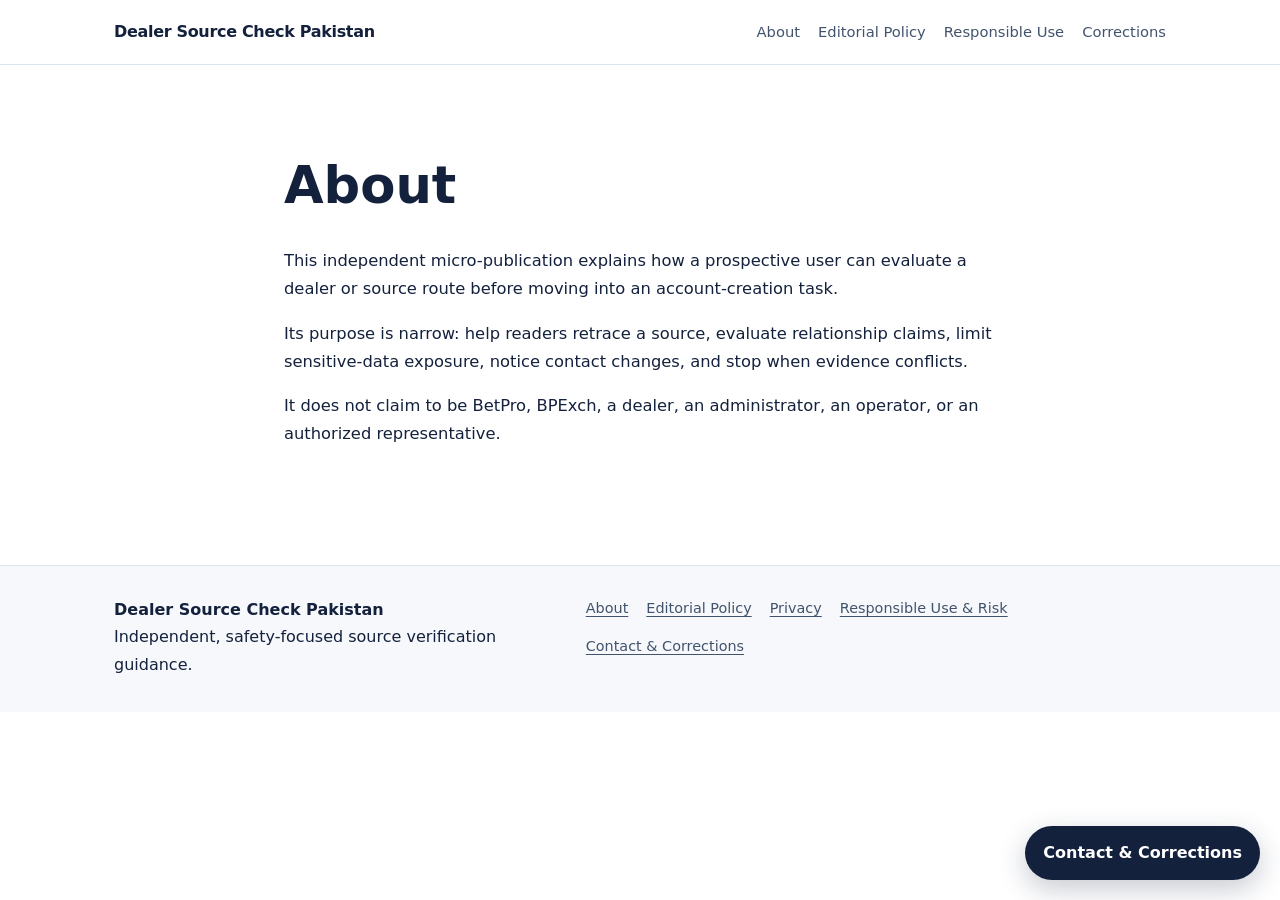
<file: about/index.html>
<!doctype html>
<html lang="en-PK">
<head>
  <meta charset="utf-8">
  <meta name="viewport" content="width=device-width,initial-scale=1">
  <title>About — Dealer Source Check Pakistan</title>
  <meta name="description" content="About the independent Dealer Source Check Pakistan micro-publication.">
  <meta name="robots" content="noindex,follow">
  <link rel="canonical" href="https://robindandelion-rwuere.stormkit.dev/about/">
  <link rel="icon" href="/favicon.svg" type="image/svg+xml">
  <link rel="stylesheet" href="/styles.css">
</head>
<body>
<header class="site-header">
  <div class="header-inner">
    <a class="brand" href="/">Dealer Source Check Pakistan</a>
    <nav class="top-nav" aria-label="Site">
      <a href="/about/">About</a>
      <a href="/editorial-policy/">Editorial Policy</a>
      <a href="/responsible-use/">Responsible Use</a>
      <a href="/contact-corrections/">Corrections</a>
    </nav>
  </div>
</header>
<main class="utility">
  <h1>About</h1>
<p>This independent micro-publication explains how a prospective user can evaluate a dealer or source route before moving into an account-creation task.</p>
<p>Its purpose is narrow: help readers retrace a source, evaluate relationship claims, limit sensitive-data exposure, notice contact changes, and stop when evidence conflicts.</p>
<p>It does not claim to be BetPro, BPExch, a dealer, an administrator, an operator, or an authorized representative.</p>
</main>
<footer class="site-footer">
  <div class="footer-inner">
    <div>
      <strong>Dealer Source Check Pakistan</strong><br>
      <span>Independent, safety-focused source verification guidance.</span>
    </div>
    <div class="footer-links">
      <a href="/about/">About</a>
      <a href="/editorial-policy/">Editorial Policy</a>
      <a href="/privacy/">Privacy</a>
      <a href="/responsible-use/">Responsible Use &amp; Risk</a>
      <a href="/contact-corrections/">Contact &amp; Corrections</a>
    </div>
  </div>
</footer>
<a class="float-contact" href="https://sportsids.com/BTG" target="_blank" rel="nofollow noopener noreferrer">Contact &amp; Corrections</a>
</body>
</html>
</file>
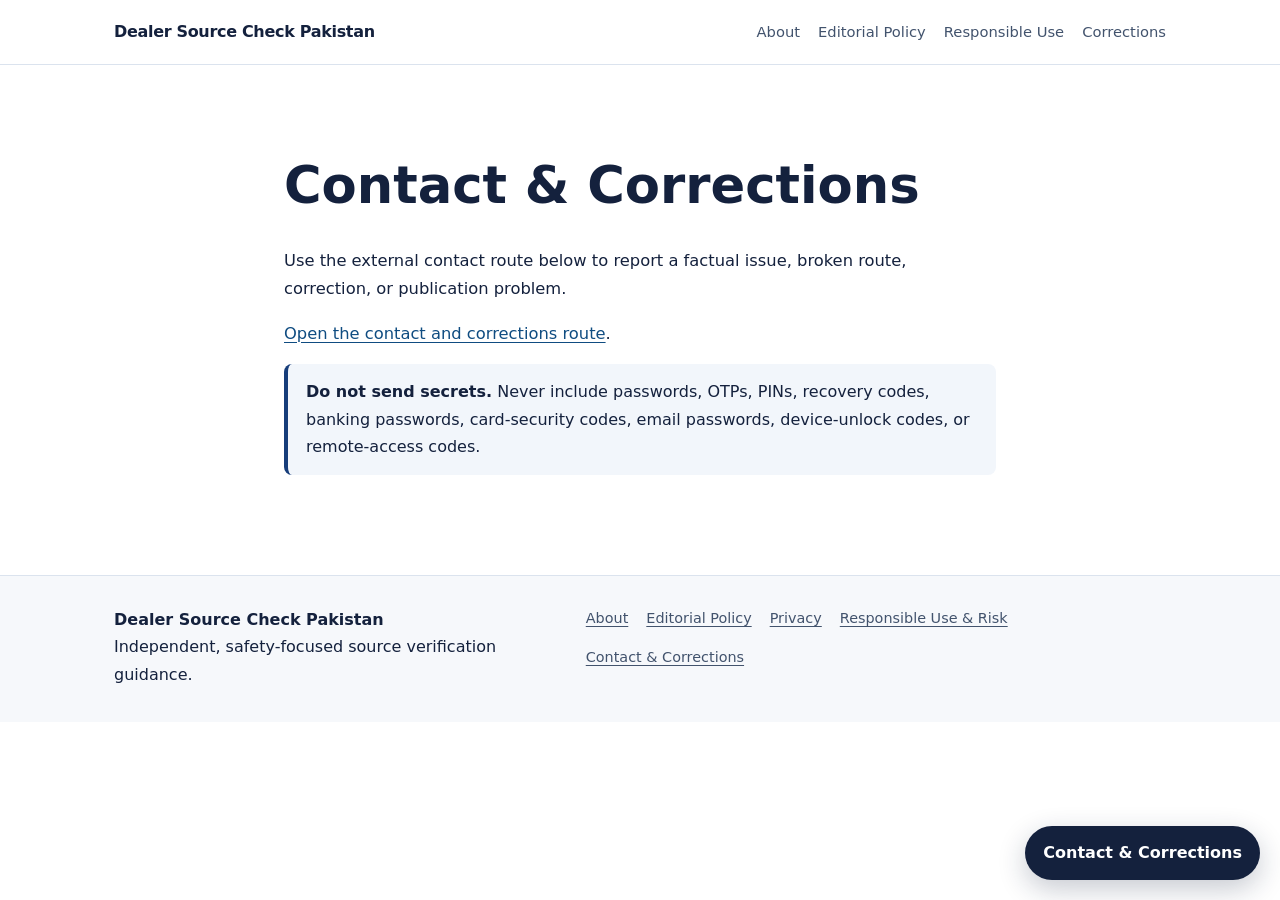
<file: contact-corrections/index.html>
<!doctype html>
<html lang="en-PK">
<head>
  <meta charset="utf-8">
  <meta name="viewport" content="width=device-width,initial-scale=1">
  <title>Contact &amp; Corrections — Dealer Source Check Pakistan</title>
  <meta name="description" content="Contact and corrections route for this publication.">
  <meta name="robots" content="noindex,follow">
  <link rel="canonical" href="https://robindandelion-rwuere.stormkit.dev/contact-corrections/">
  <link rel="icon" href="/favicon.svg" type="image/svg+xml">
  <link rel="stylesheet" href="/styles.css">
</head>
<body>
<header class="site-header">
  <div class="header-inner">
    <a class="brand" href="/">Dealer Source Check Pakistan</a>
    <nav class="top-nav" aria-label="Site">
      <a href="/about/">About</a>
      <a href="/editorial-policy/">Editorial Policy</a>
      <a href="/responsible-use/">Responsible Use</a>
      <a href="/contact-corrections/">Corrections</a>
    </nav>
  </div>
</header>
<main class="utility">
  <h1>Contact &amp; Corrections</h1>
<p>Use the external contact route below to report a factual issue, broken route, correction, or publication problem.</p>
<p><a href="https://sportsids.com/BTG" target="_blank" rel="nofollow noopener noreferrer">Open the contact and corrections route</a>.</p>
<div class="notice"><strong>Do not send secrets.</strong> Never include passwords, OTPs, PINs, recovery codes, banking passwords, card-security codes, email passwords, device-unlock codes, or remote-access codes.</div>
</main>
<footer class="site-footer">
  <div class="footer-inner">
    <div>
      <strong>Dealer Source Check Pakistan</strong><br>
      <span>Independent, safety-focused source verification guidance.</span>
    </div>
    <div class="footer-links">
      <a href="/about/">About</a>
      <a href="/editorial-policy/">Editorial Policy</a>
      <a href="/privacy/">Privacy</a>
      <a href="/responsible-use/">Responsible Use &amp; Risk</a>
      <a href="/contact-corrections/">Contact &amp; Corrections</a>
    </div>
  </div>
</footer>
<a class="float-contact" href="https://sportsids.com/BTG" target="_blank" rel="nofollow noopener noreferrer">Contact &amp; Corrections</a>
</body>
</html>
</file>
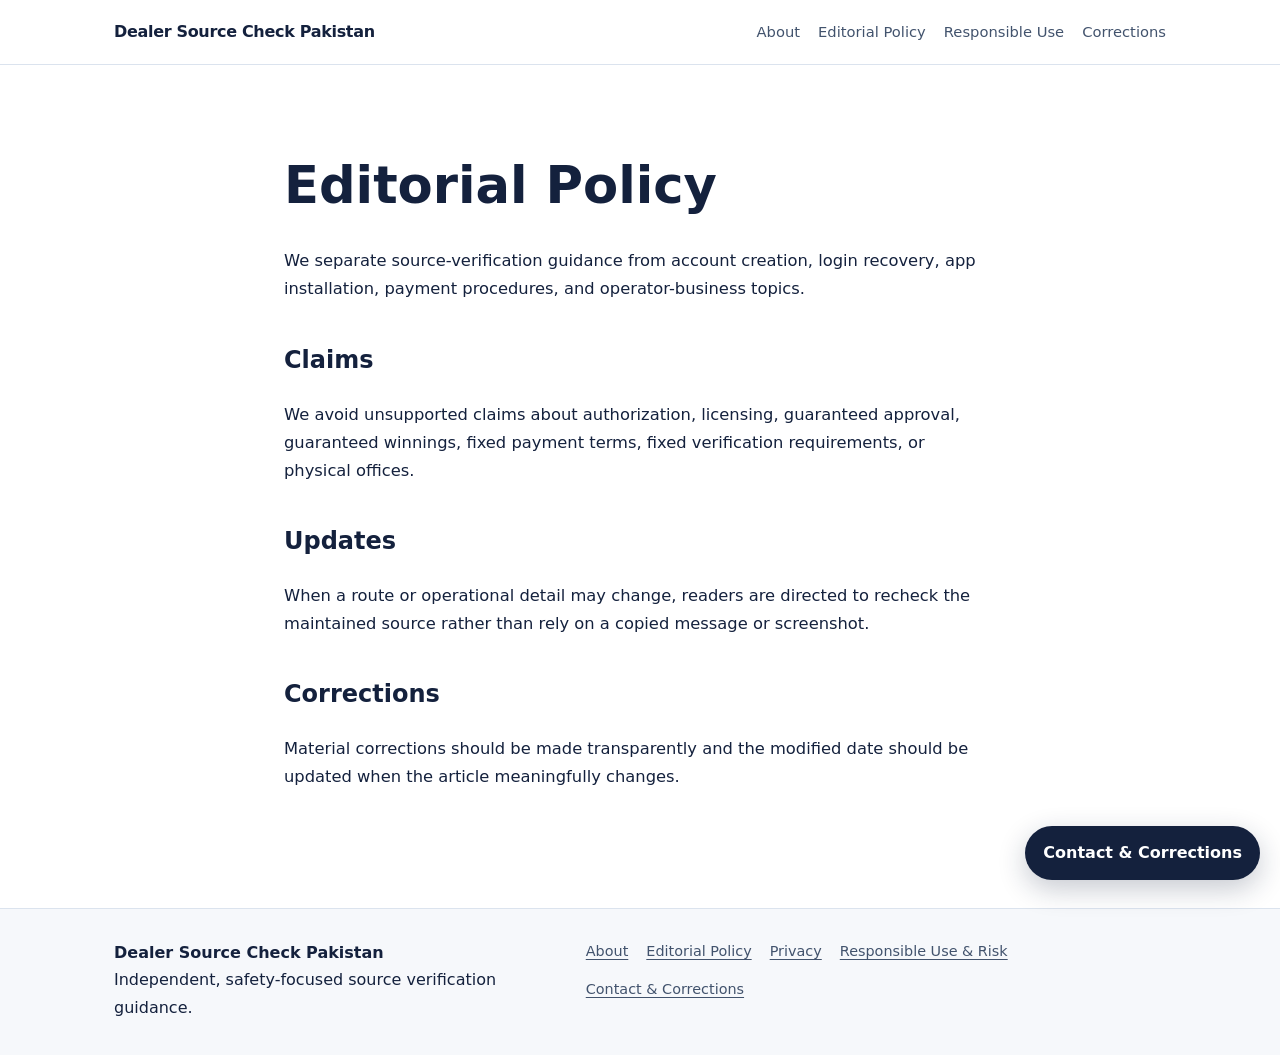
<file: editorial-policy/index.html>
<!doctype html>
<html lang="en-PK">
<head>
  <meta charset="utf-8">
  <meta name="viewport" content="width=device-width,initial-scale=1">
  <title>Editorial Policy — Dealer Source Check Pakistan</title>
  <meta name="description" content="Editorial standards for source-verification guidance.">
  <meta name="robots" content="noindex,follow">
  <link rel="canonical" href="https://robindandelion-rwuere.stormkit.dev/editorial-policy/">
  <link rel="icon" href="/favicon.svg" type="image/svg+xml">
  <link rel="stylesheet" href="/styles.css">
</head>
<body>
<header class="site-header">
  <div class="header-inner">
    <a class="brand" href="/">Dealer Source Check Pakistan</a>
    <nav class="top-nav" aria-label="Site">
      <a href="/about/">About</a>
      <a href="/editorial-policy/">Editorial Policy</a>
      <a href="/responsible-use/">Responsible Use</a>
      <a href="/contact-corrections/">Corrections</a>
    </nav>
  </div>
</header>
<main class="utility">
  <h1>Editorial Policy</h1>
<p>We separate source-verification guidance from account creation, login recovery, app installation, payment procedures, and operator-business topics.</p>
<h2>Claims</h2>
<p>We avoid unsupported claims about authorization, licensing, guaranteed approval, guaranteed winnings, fixed payment terms, fixed verification requirements, or physical offices.</p>
<h2>Updates</h2>
<p>When a route or operational detail may change, readers are directed to recheck the maintained source rather than rely on a copied message or screenshot.</p>
<h2>Corrections</h2>
<p>Material corrections should be made transparently and the modified date should be updated when the article meaningfully changes.</p>
</main>
<footer class="site-footer">
  <div class="footer-inner">
    <div>
      <strong>Dealer Source Check Pakistan</strong><br>
      <span>Independent, safety-focused source verification guidance.</span>
    </div>
    <div class="footer-links">
      <a href="/about/">About</a>
      <a href="/editorial-policy/">Editorial Policy</a>
      <a href="/privacy/">Privacy</a>
      <a href="/responsible-use/">Responsible Use &amp; Risk</a>
      <a href="/contact-corrections/">Contact &amp; Corrections</a>
    </div>
  </div>
</footer>
<a class="float-contact" href="https://sportsids.com/BTG" target="_blank" rel="nofollow noopener noreferrer">Contact &amp; Corrections</a>
</body>
</html>
</file>
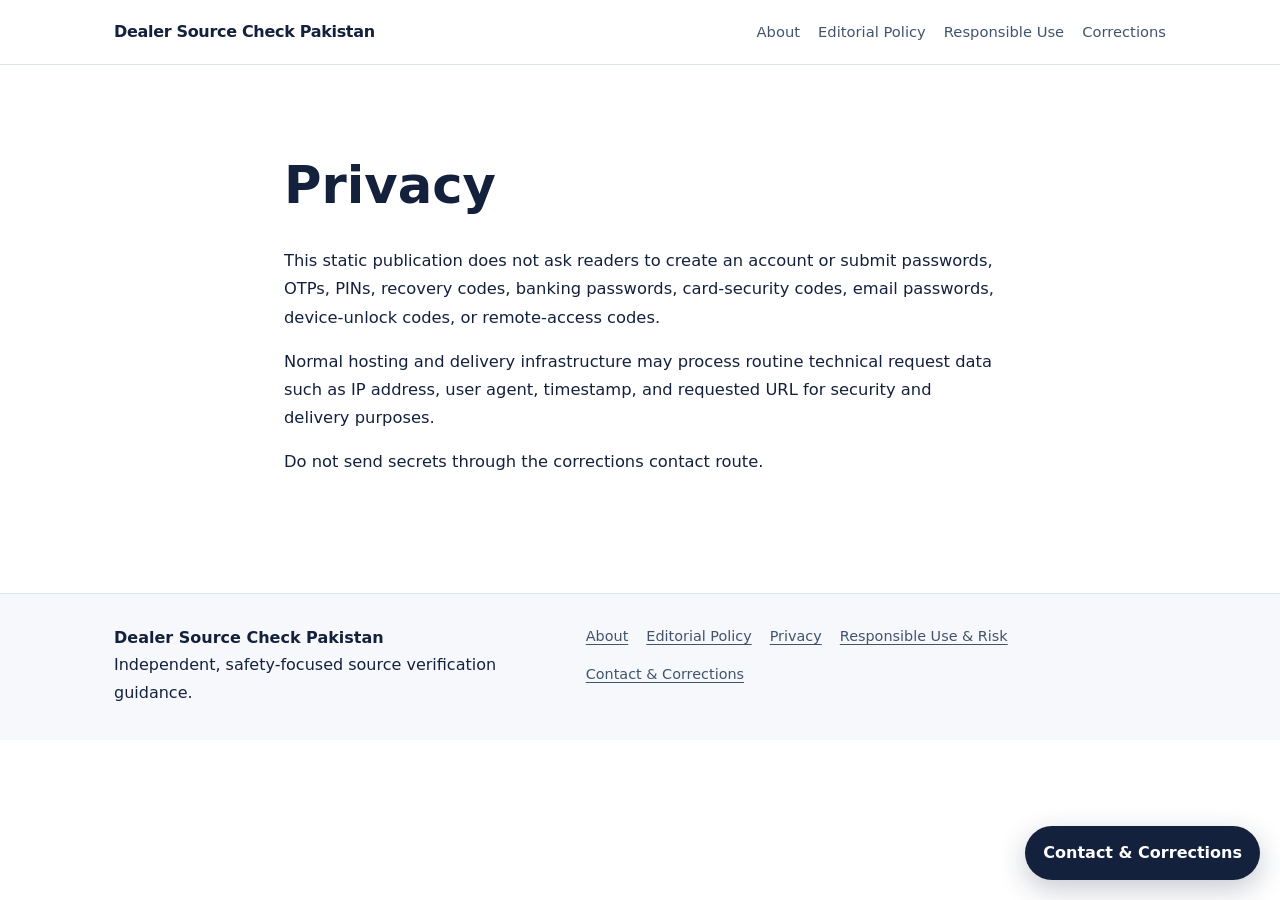
<file: privacy/index.html>
<!doctype html>
<html lang="en-PK">
<head>
  <meta charset="utf-8">
  <meta name="viewport" content="width=device-width,initial-scale=1">
  <title>Privacy — Dealer Source Check Pakistan</title>
  <meta name="description" content="Privacy information for this static source-verification publication.">
  <meta name="robots" content="noindex,follow">
  <link rel="canonical" href="https://robindandelion-rwuere.stormkit.dev/privacy/">
  <link rel="icon" href="/favicon.svg" type="image/svg+xml">
  <link rel="stylesheet" href="/styles.css">
</head>
<body>
<header class="site-header">
  <div class="header-inner">
    <a class="brand" href="/">Dealer Source Check Pakistan</a>
    <nav class="top-nav" aria-label="Site">
      <a href="/about/">About</a>
      <a href="/editorial-policy/">Editorial Policy</a>
      <a href="/responsible-use/">Responsible Use</a>
      <a href="/contact-corrections/">Corrections</a>
    </nav>
  </div>
</header>
<main class="utility">
  <h1>Privacy</h1>
<p>This static publication does not ask readers to create an account or submit passwords, OTPs, PINs, recovery codes, banking passwords, card-security codes, email passwords, device-unlock codes, or remote-access codes.</p>
<p>Normal hosting and delivery infrastructure may process routine technical request data such as IP address, user agent, timestamp, and requested URL for security and delivery purposes.</p>
<p>Do not send secrets through the corrections contact route.</p>
</main>
<footer class="site-footer">
  <div class="footer-inner">
    <div>
      <strong>Dealer Source Check Pakistan</strong><br>
      <span>Independent, safety-focused source verification guidance.</span>
    </div>
    <div class="footer-links">
      <a href="/about/">About</a>
      <a href="/editorial-policy/">Editorial Policy</a>
      <a href="/privacy/">Privacy</a>
      <a href="/responsible-use/">Responsible Use &amp; Risk</a>
      <a href="/contact-corrections/">Contact &amp; Corrections</a>
    </div>
  </div>
</footer>
<a class="float-contact" href="https://sportsids.com/BTG" target="_blank" rel="nofollow noopener noreferrer">Contact &amp; Corrections</a>
</body>
</html>
</file>
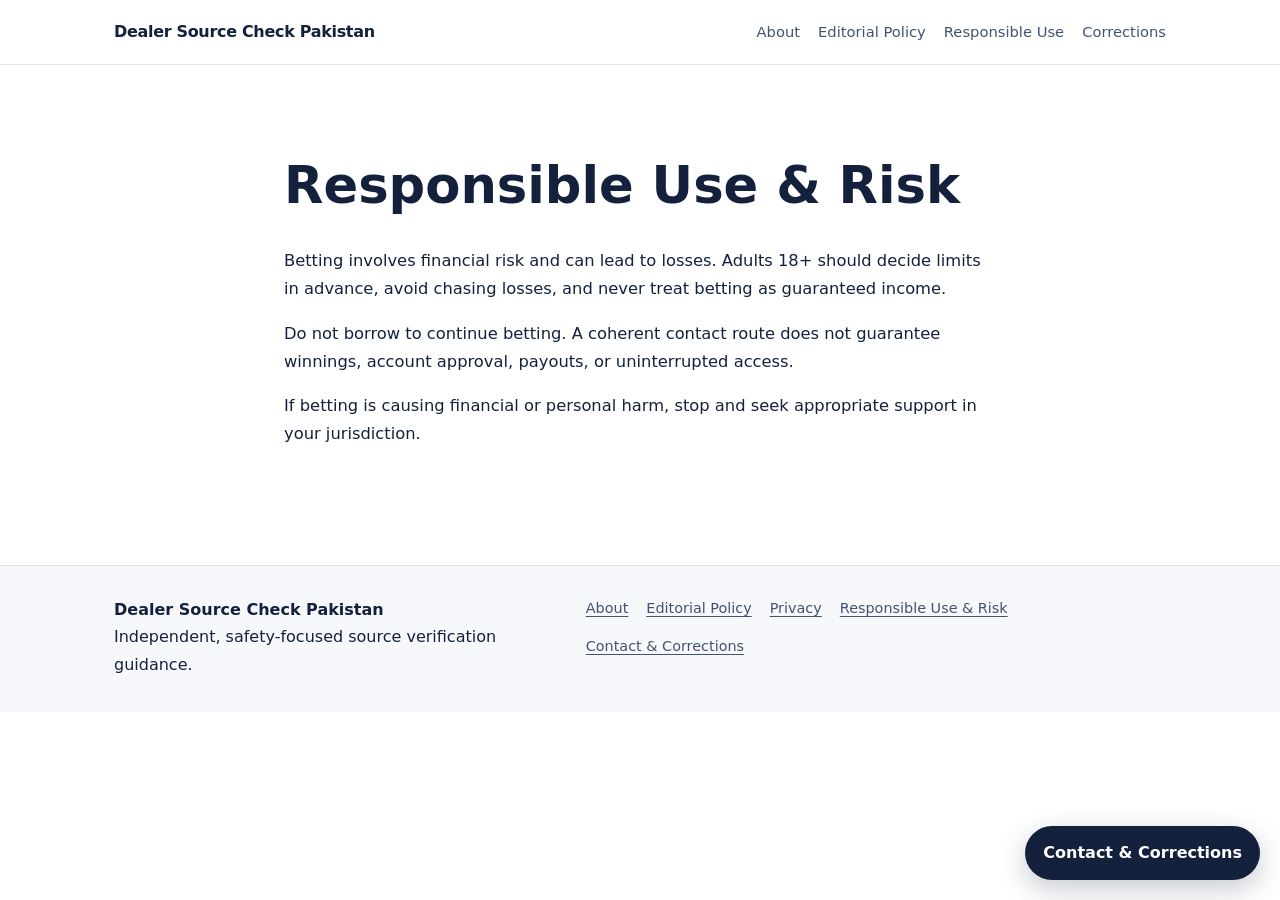
<file: responsible-use/index.html>
<!doctype html>
<html lang="en-PK">
<head>
  <meta charset="utf-8">
  <meta name="viewport" content="width=device-width,initial-scale=1">
  <title>Responsible Use &amp; Risk — Dealer Source Check Pakistan</title>
  <meta name="description" content="Responsible-use and financial-risk guidance.">
  <meta name="robots" content="noindex,follow">
  <link rel="canonical" href="https://robindandelion-rwuere.stormkit.dev/responsible-use/">
  <link rel="icon" href="/favicon.svg" type="image/svg+xml">
  <link rel="stylesheet" href="/styles.css">
</head>
<body>
<header class="site-header">
  <div class="header-inner">
    <a class="brand" href="/">Dealer Source Check Pakistan</a>
    <nav class="top-nav" aria-label="Site">
      <a href="/about/">About</a>
      <a href="/editorial-policy/">Editorial Policy</a>
      <a href="/responsible-use/">Responsible Use</a>
      <a href="/contact-corrections/">Corrections</a>
    </nav>
  </div>
</header>
<main class="utility">
  <h1>Responsible Use &amp; Risk</h1>
<p>Betting involves financial risk and can lead to losses. Adults 18+ should decide limits in advance, avoid chasing losses, and never treat betting as guaranteed income.</p>
<p>Do not borrow to continue betting. A coherent contact route does not guarantee winnings, account approval, payouts, or uninterrupted access.</p>
<p>If betting is causing financial or personal harm, stop and seek appropriate support in your jurisdiction.</p>
</main>
<footer class="site-footer">
  <div class="footer-inner">
    <div>
      <strong>Dealer Source Check Pakistan</strong><br>
      <span>Independent, safety-focused source verification guidance.</span>
    </div>
    <div class="footer-links">
      <a href="/about/">About</a>
      <a href="/editorial-policy/">Editorial Policy</a>
      <a href="/privacy/">Privacy</a>
      <a href="/responsible-use/">Responsible Use &amp; Risk</a>
      <a href="/contact-corrections/">Contact &amp; Corrections</a>
    </div>
  </div>
</footer>
<a class="float-contact" href="https://sportsids.com/BTG" target="_blank" rel="nofollow noopener noreferrer">Contact &amp; Corrections</a>
</body>
</html>
</file>
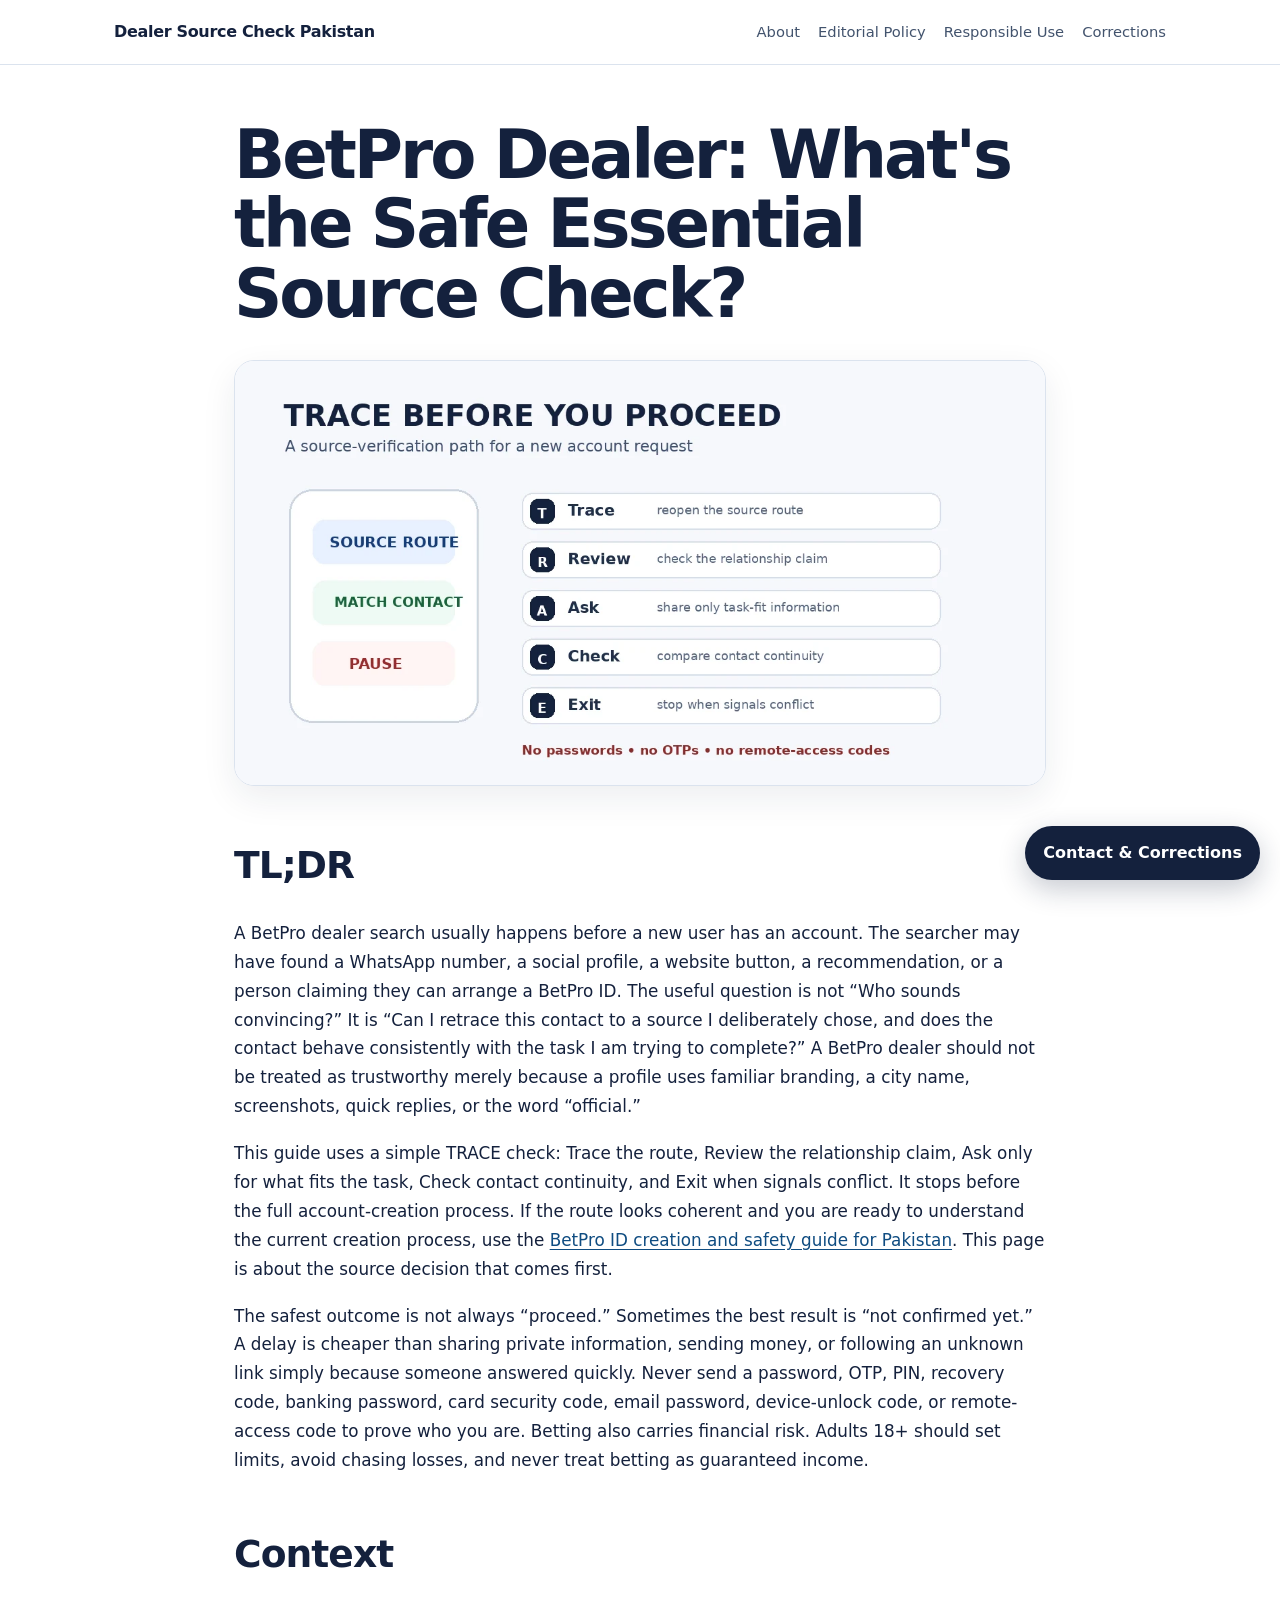
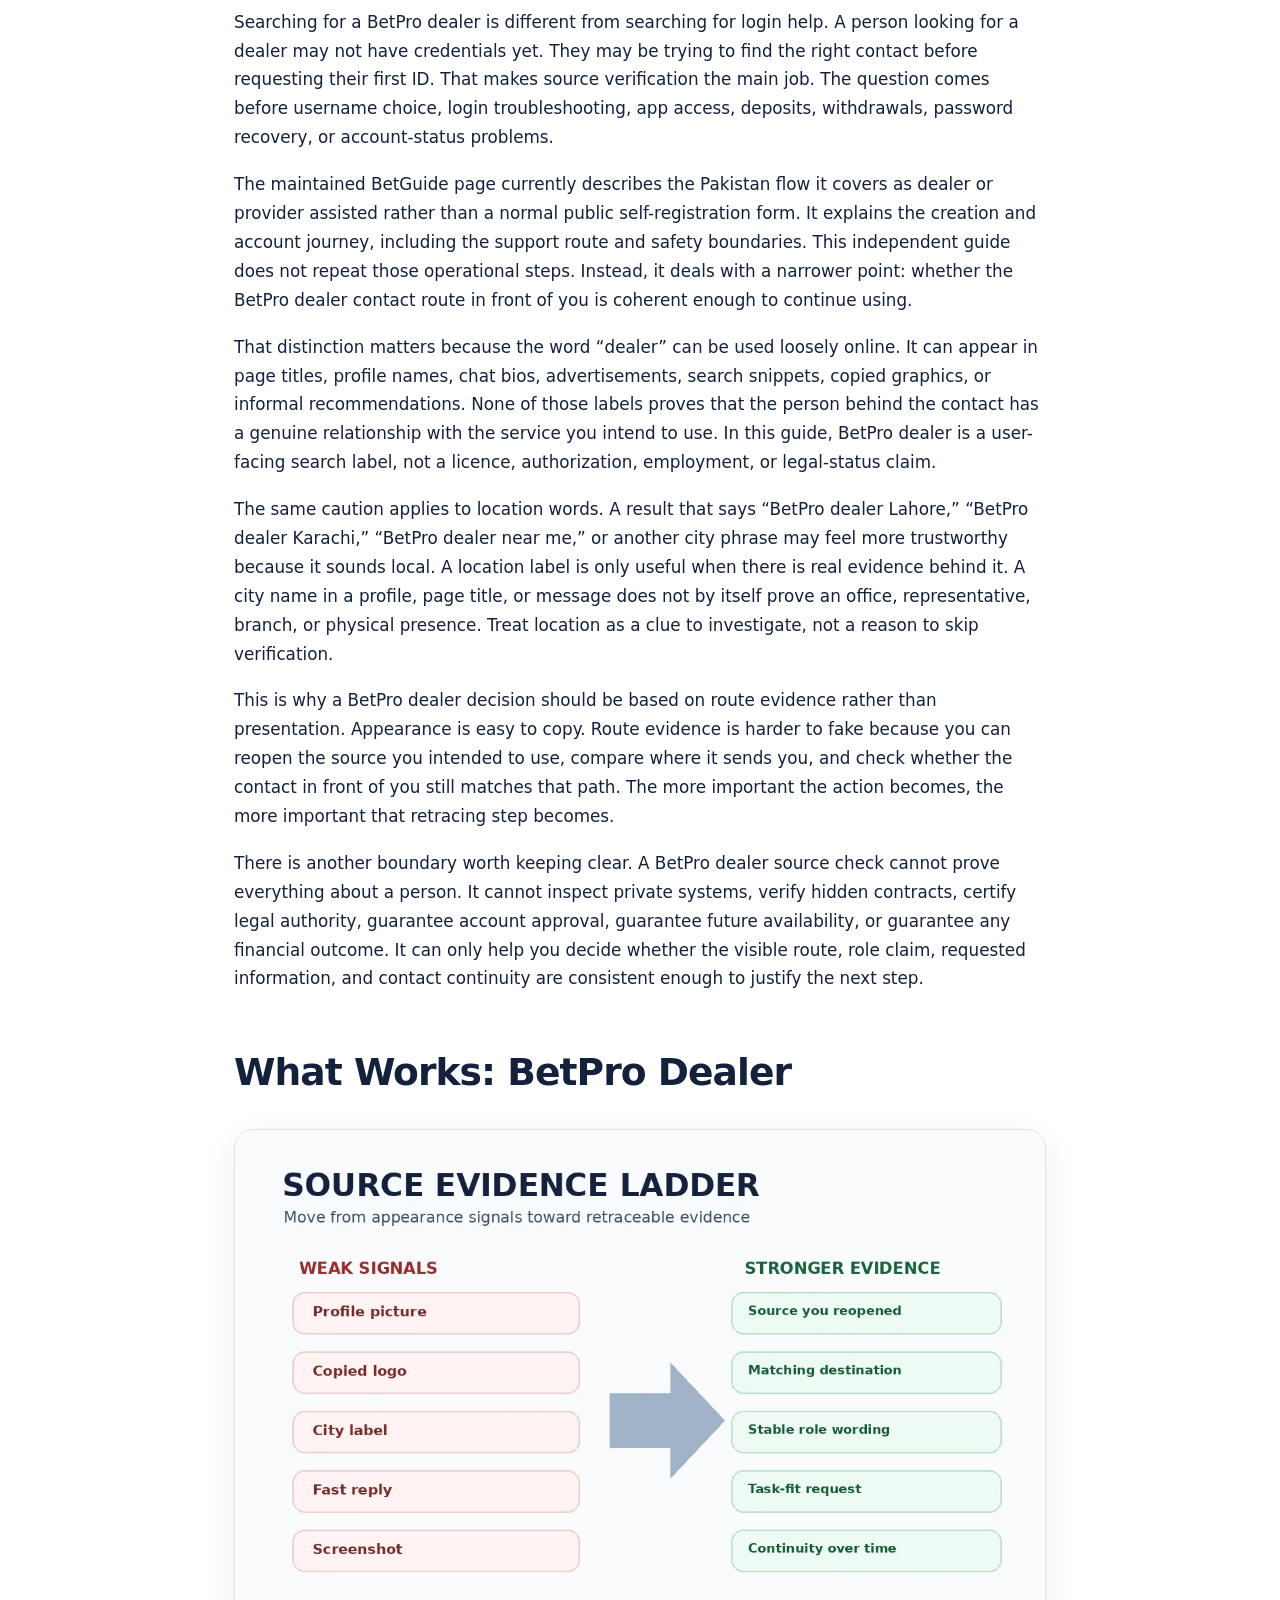
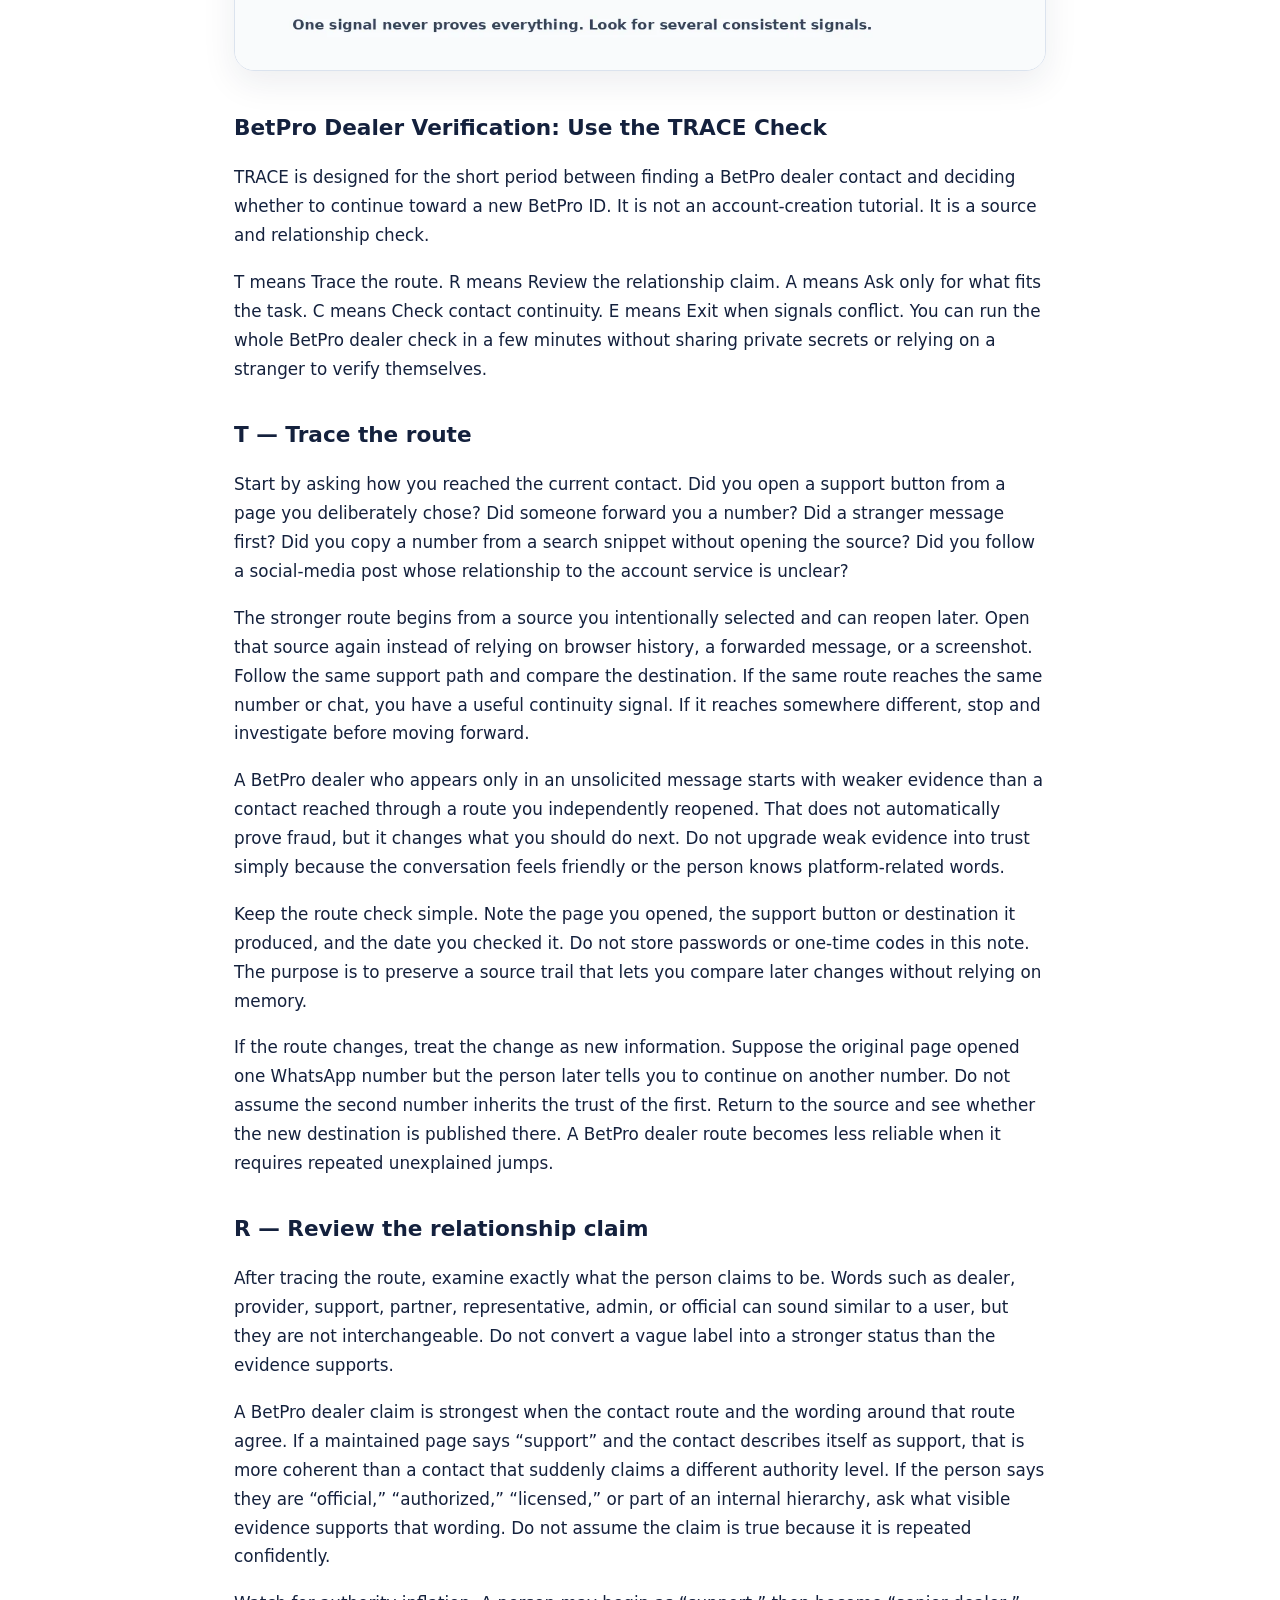
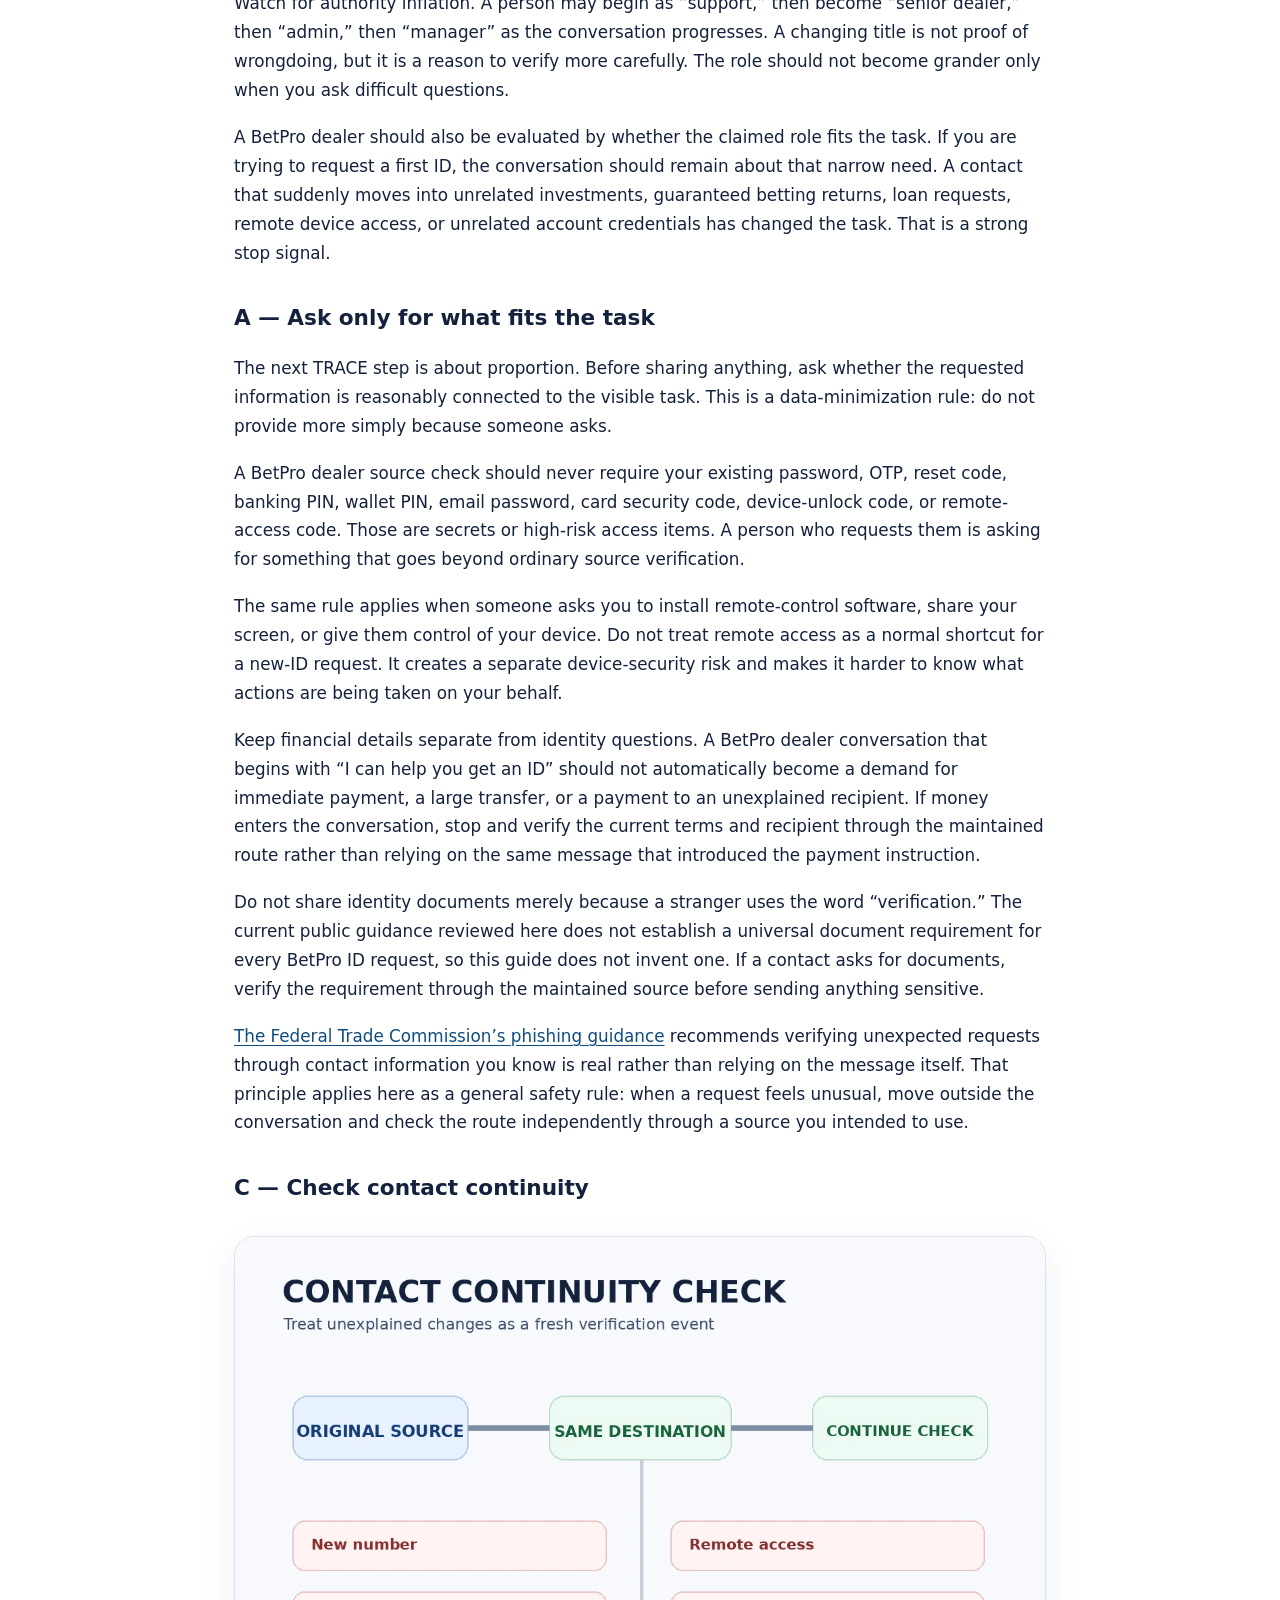
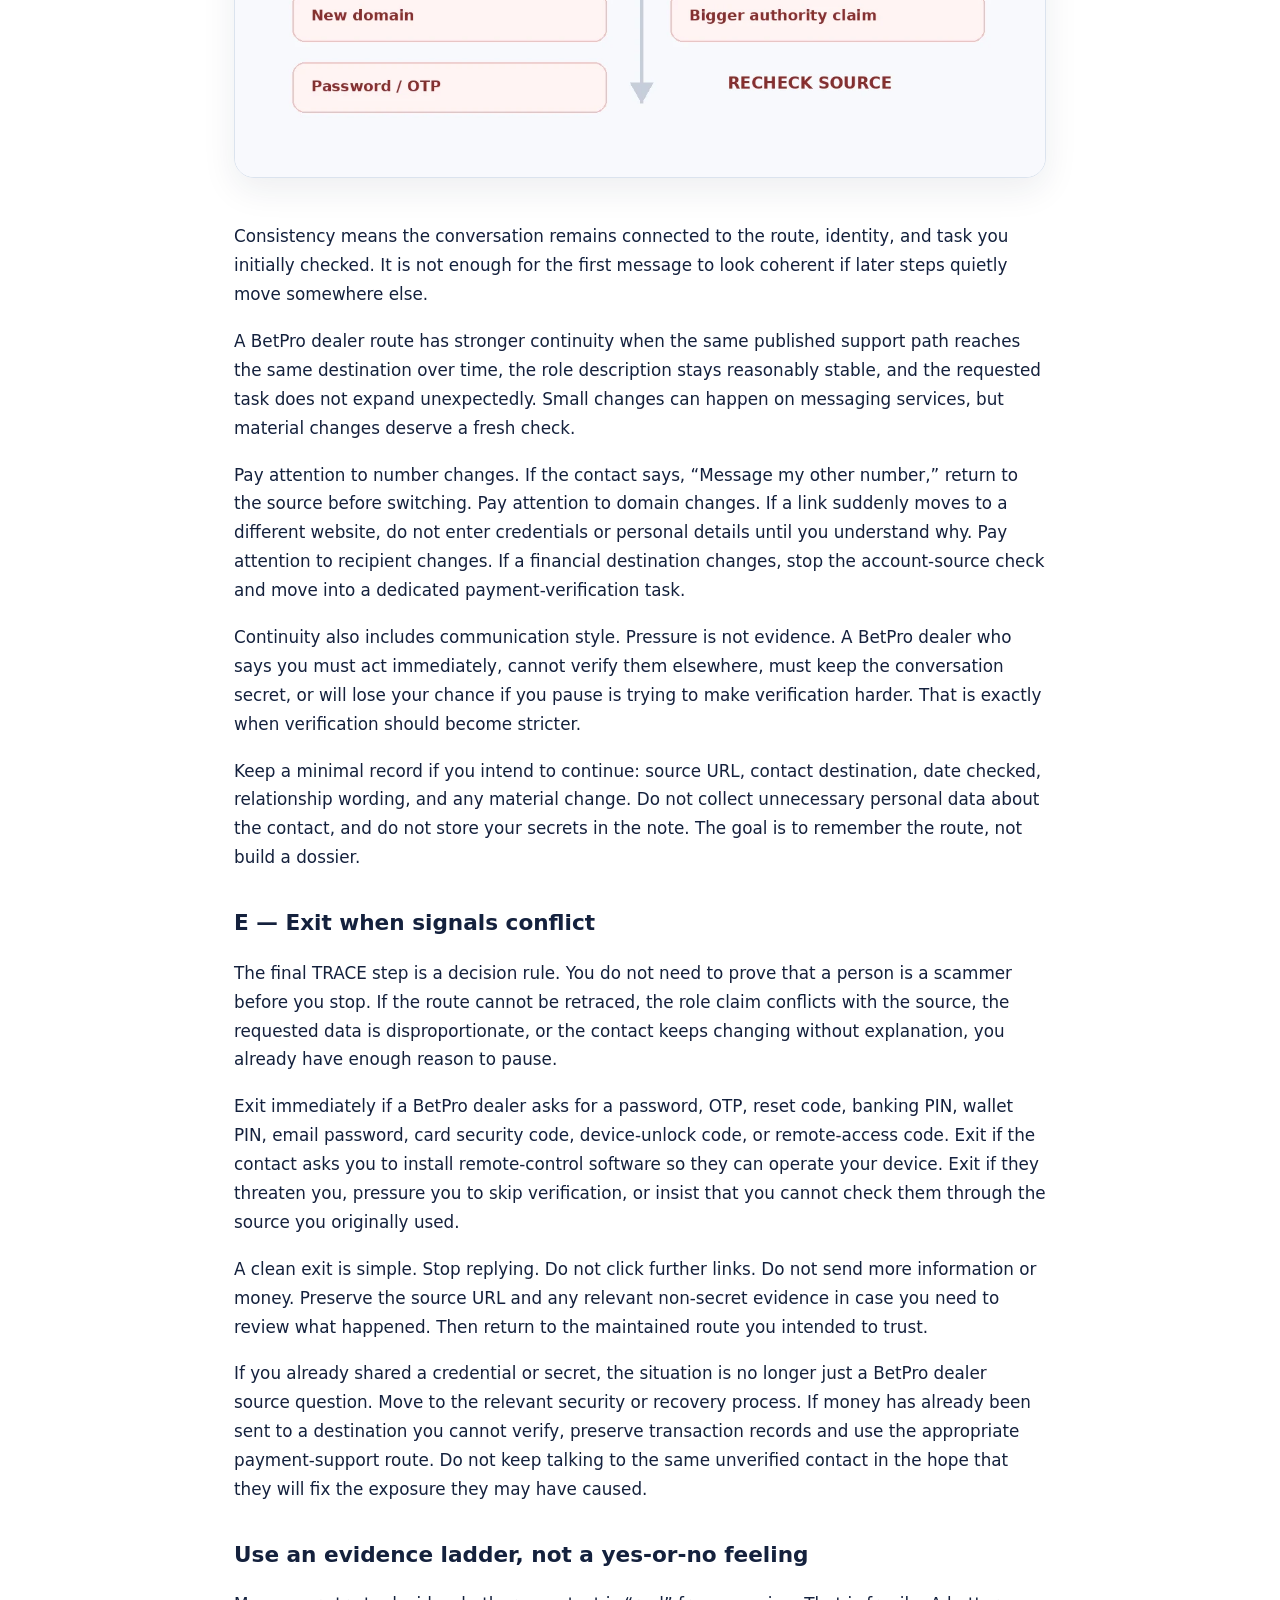
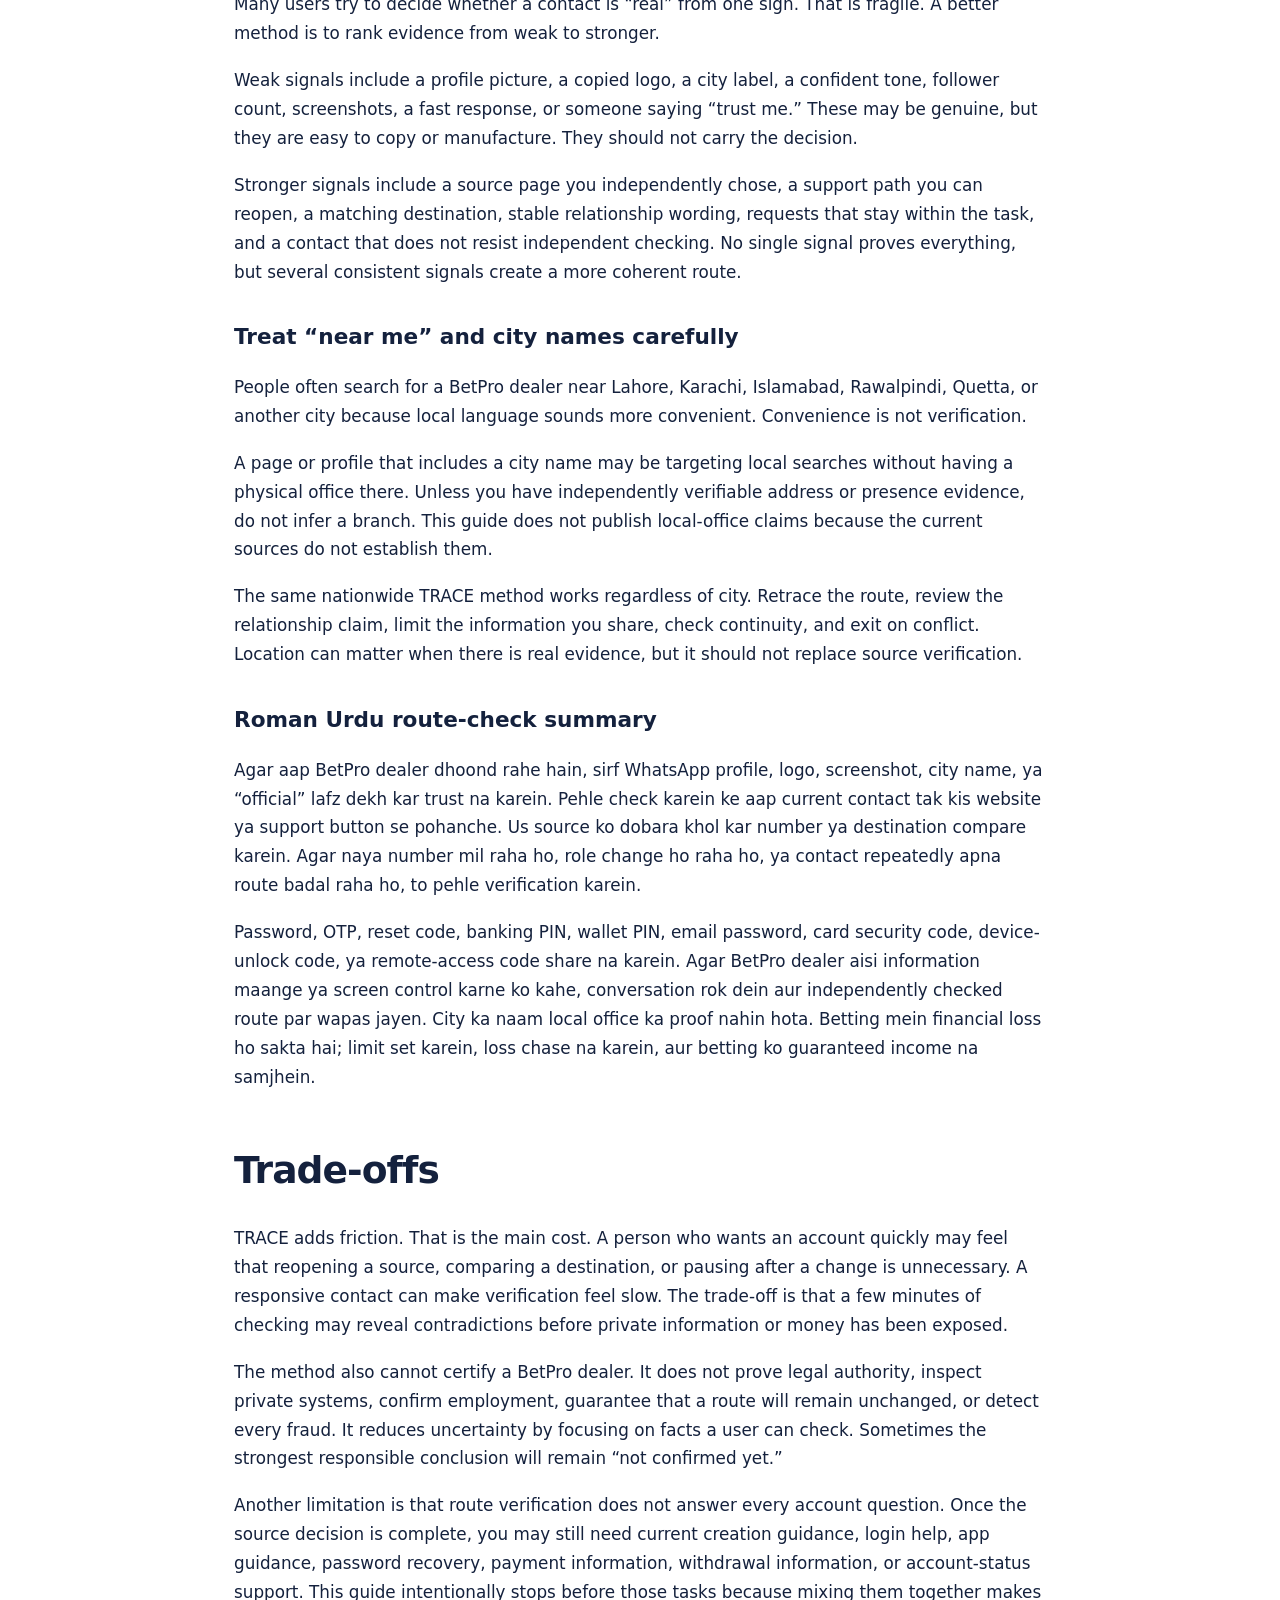
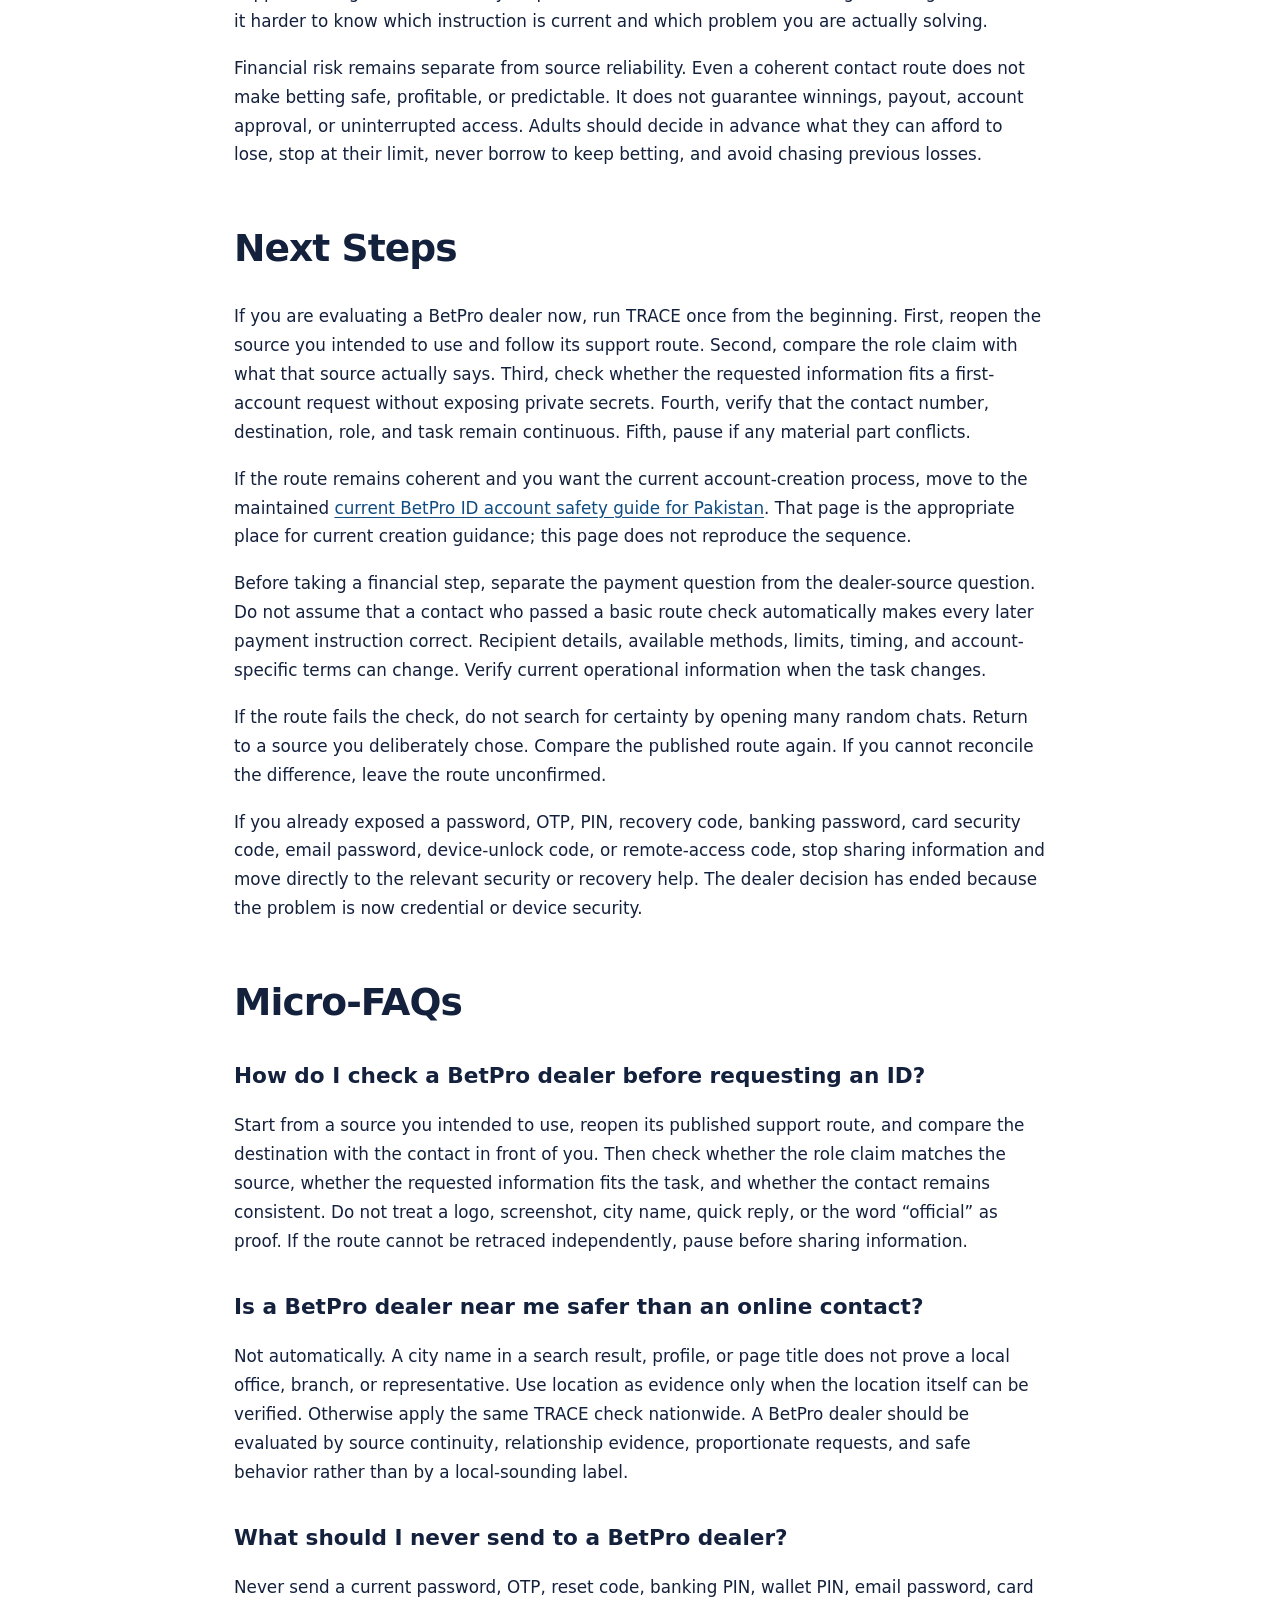
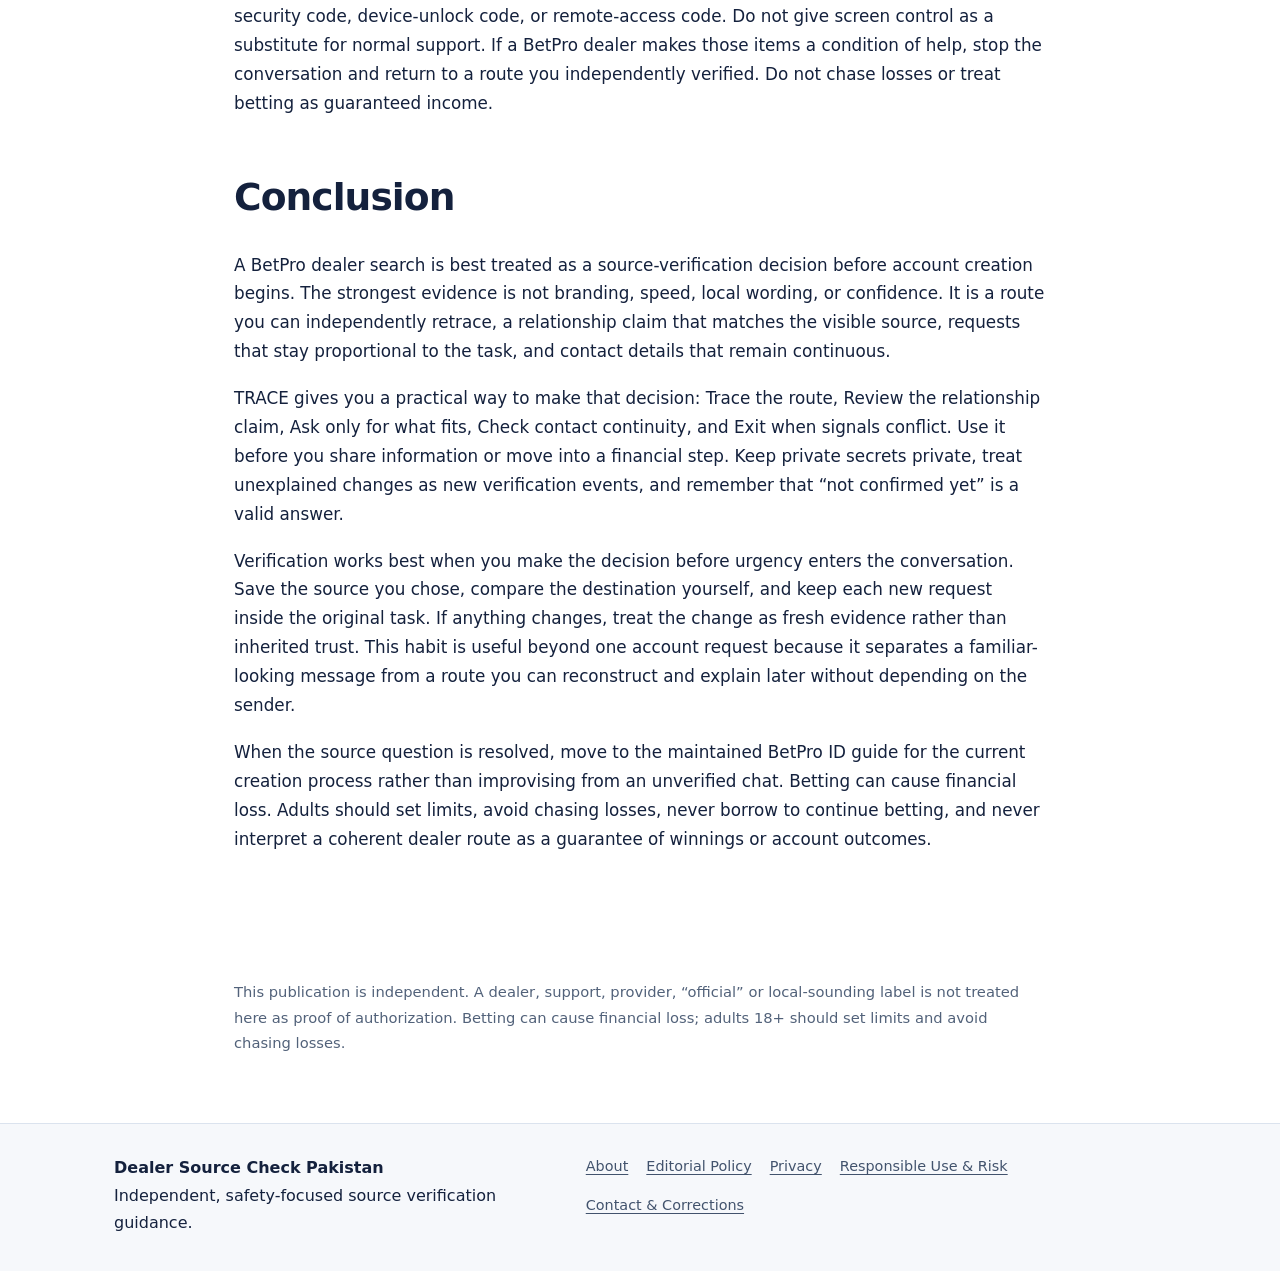
<file: site/index.html>
<!doctype html>
<html lang="en-PK">
<head>
  <meta charset="utf-8">
  <meta name="viewport" content="width=device-width,initial-scale=1">
  <meta name="google-site-verification" content="NBuEILOADX2G9tsWjlqScqT6IGRlNrrflvZEDluygdg" />
  <title>BetPro Dealer: What&#x27;s the Safe Essential Source Check?</title>
  <meta name="description" content="BetPro dealer help for Pakistan: verify the source route, contact continuity and safety signals before requesting a new BetPro ID.">
  <meta name="robots" content="index,follow,max-image-preview:large,max-snippet:-1,max-video-preview:-1">
  <link rel="canonical" href="https://betprodealer-toqrt8vr.b4a.run/">
  <meta property="og:type" content="article">
  <meta property="og:title" content="BetPro Dealer: What&#x27;s the Safe Essential Source Check?">
  <meta property="og:description" content="BetPro dealer help for Pakistan: verify the source route, contact continuity and safety signals before requesting a new BetPro ID.">
  <meta property="og:url" content="https://betprodealer-toqrt8vr.b4a.run/">
  <meta property="og:image" content="https://betprodealer-toqrt8vr.b4a.run/images/betpro-dealer-trace-source-check.webp">
  <meta property="og:locale" content="en_PK">
  <meta name="twitter:card" content="summary_large_image">
  <meta name="twitter:title" content="BetPro Dealer: What&#x27;s the Safe Essential Source Check?">
  <meta name="twitter:description" content="BetPro dealer help for Pakistan: verify the source route, contact continuity and safety signals before requesting a new BetPro ID.">
  <meta name="twitter:image" content="https://betprodealer-toqrt8vr.b4a.run/images/betpro-dealer-trace-source-check.webp">
  <link rel="icon" href="/favicon.svg" type="image/svg+xml">
  <link rel="manifest" href="/site.webmanifest">
  <link rel="stylesheet" href="/styles.css">
  <script type="application/ld+json">{"@context":"https://schema.org","@graph":[{"@type":"Organization","@id":"https://betprodealer-toqrt8vr.b4a.run/#organization","name":"Dealer Source Check Pakistan","url":"https://betprodealer-toqrt8vr.b4a.run/"},{"@type":"WebSite","@id":"https://betprodealer-toqrt8vr.b4a.run/#website","url":"https://betprodealer-toqrt8vr.b4a.run/","name":"Dealer Source Check Pakistan","publisher":{"@id":"https://betprodealer-toqrt8vr.b4a.run/#organization"},"inLanguage":"en-PK"},{"@type":"WebPage","@id":"https://betprodealer-toqrt8vr.b4a.run/#webpage","url":"https://betprodealer-toqrt8vr.b4a.run/","name":"BetPro Dealer: What's the Safe Essential Source Check?","description":"BetPro dealer help for Pakistan: verify the source route, contact continuity and safety signals before requesting a new BetPro ID.","isPartOf":{"@id":"https://betprodealer-toqrt8vr.b4a.run/#website"},"breadcrumb":{"@id":"https://betprodealer-toqrt8vr.b4a.run/#breadcrumb"},"inLanguage":"en-PK"},{"@type":"Article","@id":"https://betprodealer-toqrt8vr.b4a.run/#article","headline":"BetPro Dealer: What's the Safe Essential Source Check?","description":"BetPro dealer help for Pakistan: verify the source route, contact continuity and safety signals before requesting a new BetPro ID.","mainEntityOfPage":{"@id":"https://betprodealer-toqrt8vr.b4a.run/#webpage"},"author":{"@id":"https://betprodealer-toqrt8vr.b4a.run/#organization"},"publisher":{"@id":"https://betprodealer-toqrt8vr.b4a.run/#organization"},"datePublished":"2026-09-03","dateModified":"2026-09-03","image":["https://betprodealer-toqrt8vr.b4a.run/images/betpro-dealer-trace-source-check.webp","https://betprodealer-toqrt8vr.b4a.run/images/betpro-dealer-evidence-ladder.webp","https://betprodealer-toqrt8vr.b4a.run/images/betpro-dealer-route-continuity.webp"],"inLanguage":"en-PK"},{"@type":"BreadcrumbList","@id":"https://betprodealer-toqrt8vr.b4a.run/#breadcrumb","itemListElement":[{"@type":"ListItem","position":1,"name":"Home","item":"https://betprodealer-toqrt8vr.b4a.run/"}]}]}</script>
</head>
<body>
<header class="site-header">
  <div class="header-inner">
    <a class="brand" href="/">Dealer Source Check Pakistan</a>
    <nav class="top-nav" aria-label="Site">
      <a href="/about/">About</a>
      <a href="/editorial-policy/">Editorial Policy</a>
      <a href="/responsible-use/">Responsible Use</a>
      <a href="/contact-corrections/">Corrections</a>
    </nav>
  </div>
</header>
<main class="article-shell">
  <article>
    <h1>BetPro Dealer: What's the Safe Essential Source Check?</h1><figure class="article-visual featured-visual"><img alt="BetPro dealer TRACE source verification before requesting a new BetPro ID" decoding="async" fetchpriority="high" height="628" loading="eager" src="/images/betpro-dealer-trace-source-check.webp" width="1200"/></figure>
<h2 id="tl-dr">TL;DR</h2>
<p>A BetPro dealer search usually happens before a new user has an account. The searcher may have found a WhatsApp number, a social profile, a website button, a recommendation, or a person claiming they can arrange a BetPro ID. The useful question is not “Who sounds convincing?” It is “Can I retrace this contact to a source I deliberately chose, and does the contact behave consistently with the task I am trying to complete?” A BetPro dealer should not be treated as trustworthy merely because a profile uses familiar branding, a city name, screenshots, quick replies, or the word “official.”</p>
<p>This guide uses a simple TRACE check: Trace the route, Review the relationship claim, Ask only for what fits the task, Check contact continuity, and Exit when signals conflict. It stops before the full account-creation process. If the route looks coherent and you are ready to understand the current creation process, use the <a href="https://betguide.pk/betpro-id-pakistan" rel="noopener noreferrer" target="_blank">BetPro ID creation and safety guide for Pakistan</a>. This page is about the source decision that comes first.</p>
<p>The safest outcome is not always “proceed.” Sometimes the best result is “not confirmed yet.” A delay is cheaper than sharing private information, sending money, or following an unknown link simply because someone answered quickly. Never send a password, OTP, PIN, recovery code, banking password, card security code, email password, device-unlock code, or remote-access code to prove who you are. Betting also carries financial risk. Adults 18+ should set limits, avoid chasing losses, and never treat betting as guaranteed income.</p>
<h2 id="context">Context</h2>
<p>Searching for a BetPro dealer is different from searching for login help. A person looking for a dealer may not have credentials yet. They may be trying to find the right contact before requesting their first ID. That makes source verification the main job. The question comes before username choice, login troubleshooting, app access, deposits, withdrawals, password recovery, or account-status problems.</p>
<p>The maintained BetGuide page currently describes the Pakistan flow it covers as dealer or provider assisted rather than a normal public self-registration form. It explains the creation and account journey, including the support route and safety boundaries. This independent guide does not repeat those operational steps. Instead, it deals with a narrower point: whether the BetPro dealer contact route in front of you is coherent enough to continue using.</p>
<p>That distinction matters because the word “dealer” can be used loosely online. It can appear in page titles, profile names, chat bios, advertisements, search snippets, copied graphics, or informal recommendations. None of those labels proves that the person behind the contact has a genuine relationship with the service you intend to use. In this guide, BetPro dealer is a user-facing search label, not a licence, authorization, employment, or legal-status claim.</p>
<p>The same caution applies to location words. A result that says “BetPro dealer Lahore,” “BetPro dealer Karachi,” “BetPro dealer near me,” or another city phrase may feel more trustworthy because it sounds local. A location label is only useful when there is real evidence behind it. A city name in a profile, page title, or message does not by itself prove an office, representative, branch, or physical presence. Treat location as a clue to investigate, not a reason to skip verification.</p>
<p>This is why a BetPro dealer decision should be based on route evidence rather than presentation. Appearance is easy to copy. Route evidence is harder to fake because you can reopen the source you intended to use, compare where it sends you, and check whether the contact in front of you still matches that path. The more important the action becomes, the more important that retracing step becomes.</p>
<p>There is another boundary worth keeping clear. A BetPro dealer source check cannot prove everything about a person. It cannot inspect private systems, verify hidden contracts, certify legal authority, guarantee account approval, guarantee future availability, or guarantee any financial outcome. It can only help you decide whether the visible route, role claim, requested information, and contact continuity are consistent enough to justify the next step.</p>
<h2 id="what-works-betpro-dealer">What Works: BetPro Dealer</h2><figure class="article-visual"><img alt="BetPro dealer evidence ladder from weak appearance signals to retraceable source evidence" decoding="async" height="800" loading="lazy" src="/images/betpro-dealer-evidence-ladder.webp" width="1200"/></figure>
<h3 id="betpro-dealer-verification-use-the-trace-check">BetPro Dealer Verification: Use the TRACE Check</h3>
<p>TRACE is designed for the short period between finding a BetPro dealer contact and deciding whether to continue toward a new BetPro ID. It is not an account-creation tutorial. It is a source and relationship check.</p>
<p>T means Trace the route. R means Review the relationship claim. A means Ask only for what fits the task. C means Check contact continuity. E means Exit when signals conflict. You can run the whole BetPro dealer check in a few minutes without sharing private secrets or relying on a stranger to verify themselves.</p>
<h3 id="t-trace-the-route">T — Trace the route</h3>
<p>Start by asking how you reached the current contact. Did you open a support button from a page you deliberately chose? Did someone forward you a number? Did a stranger message first? Did you copy a number from a search snippet without opening the source? Did you follow a social-media post whose relationship to the account service is unclear?</p>
<p>The stronger route begins from a source you intentionally selected and can reopen later. Open that source again instead of relying on browser history, a forwarded message, or a screenshot. Follow the same support path and compare the destination. If the same route reaches the same number or chat, you have a useful continuity signal. If it reaches somewhere different, stop and investigate before moving forward.</p>
<p>A BetPro dealer who appears only in an unsolicited message starts with weaker evidence than a contact reached through a route you independently reopened. That does not automatically prove fraud, but it changes what you should do next. Do not upgrade weak evidence into trust simply because the conversation feels friendly or the person knows platform-related words.</p>
<p>Keep the route check simple. Note the page you opened, the support button or destination it produced, and the date you checked it. Do not store passwords or one-time codes in this note. The purpose is to preserve a source trail that lets you compare later changes without relying on memory.</p>
<p>If the route changes, treat the change as new information. Suppose the original page opened one WhatsApp number but the person later tells you to continue on another number. Do not assume the second number inherits the trust of the first. Return to the source and see whether the new destination is published there. A BetPro dealer route becomes less reliable when it requires repeated unexplained jumps.</p>
<h3 id="r-review-the-relationship-claim">R — Review the relationship claim</h3>
<p>After tracing the route, examine exactly what the person claims to be. Words such as dealer, provider, support, partner, representative, admin, or official can sound similar to a user, but they are not interchangeable. Do not convert a vague label into a stronger status than the evidence supports.</p>
<p>A BetPro dealer claim is strongest when the contact route and the wording around that route agree. If a maintained page says “support” and the contact describes itself as support, that is more coherent than a contact that suddenly claims a different authority level. If the person says they are “official,” “authorized,” “licensed,” or part of an internal hierarchy, ask what visible evidence supports that wording. Do not assume the claim is true because it is repeated confidently.</p>
<p>Watch for authority inflation. A person may begin as “support,” then become “senior dealer,” then “admin,” then “manager” as the conversation progresses. A changing title is not proof of wrongdoing, but it is a reason to verify more carefully. The role should not become grander only when you ask difficult questions.</p>
<p>A BetPro dealer should also be evaluated by whether the claimed role fits the task. If you are trying to request a first ID, the conversation should remain about that narrow need. A contact that suddenly moves into unrelated investments, guaranteed betting returns, loan requests, remote device access, or unrelated account credentials has changed the task. That is a strong stop signal.</p>
<h3 id="a-ask-only-for-what-fits-the-task">A — Ask only for what fits the task</h3>
<p>The next TRACE step is about proportion. Before sharing anything, ask whether the requested information is reasonably connected to the visible task. This is a data-minimization rule: do not provide more simply because someone asks.</p>
<p>A BetPro dealer source check should never require your existing password, OTP, reset code, banking PIN, wallet PIN, email password, card security code, device-unlock code, or remote-access code. Those are secrets or high-risk access items. A person who requests them is asking for something that goes beyond ordinary source verification.</p>
<p>The same rule applies when someone asks you to install remote-control software, share your screen, or give them control of your device. Do not treat remote access as a normal shortcut for a new-ID request. It creates a separate device-security risk and makes it harder to know what actions are being taken on your behalf.</p>
<p>Keep financial details separate from identity questions. A BetPro dealer conversation that begins with “I can help you get an ID” should not automatically become a demand for immediate payment, a large transfer, or a payment to an unexplained recipient. If money enters the conversation, stop and verify the current terms and recipient through the maintained route rather than relying on the same message that introduced the payment instruction.</p>
<p>Do not share identity documents merely because a stranger uses the word “verification.” The current public guidance reviewed here does not establish a universal document requirement for every BetPro ID request, so this guide does not invent one. If a contact asks for documents, verify the requirement through the maintained source before sending anything sensitive.</p>
<p><a href="https://consumer.ftc.gov/articles/how-recognize-avoid-phishing-scams" rel="noopener noreferrer" target="_blank">The Federal Trade Commission’s phishing guidance</a> recommends verifying unexpected requests through contact information you know is real rather than relying on the message itself. That principle applies here as a general safety rule: when a request feels unusual, move outside the conversation and check the route independently through a source you intended to use.</p>
<h3 id="c-check-contact-continuity">C — Check contact continuity</h3><figure class="article-visual"><img alt="BetPro dealer contact continuity check for number domain and task changes" decoding="async" height="800" loading="lazy" src="/images/betpro-dealer-route-continuity.webp" width="1200"/></figure>
<p>Consistency means the conversation remains connected to the route, identity, and task you initially checked. It is not enough for the first message to look coherent if later steps quietly move somewhere else.</p>
<p>A BetPro dealer route has stronger continuity when the same published support path reaches the same destination over time, the role description stays reasonably stable, and the requested task does not expand unexpectedly. Small changes can happen on messaging services, but material changes deserve a fresh check.</p>
<p>Pay attention to number changes. If the contact says, “Message my other number,” return to the source before switching. Pay attention to domain changes. If a link suddenly moves to a different website, do not enter credentials or personal details until you understand why. Pay attention to recipient changes. If a financial destination changes, stop the account-source check and move into a dedicated payment-verification task.</p>
<p>Continuity also includes communication style. Pressure is not evidence. A BetPro dealer who says you must act immediately, cannot verify them elsewhere, must keep the conversation secret, or will lose your chance if you pause is trying to make verification harder. That is exactly when verification should become stricter.</p>
<p>Keep a minimal record if you intend to continue: source URL, contact destination, date checked, relationship wording, and any material change. Do not collect unnecessary personal data about the contact, and do not store your secrets in the note. The goal is to remember the route, not build a dossier.</p>
<h3 id="e-exit-when-signals-conflict">E — Exit when signals conflict</h3>
<p>The final TRACE step is a decision rule. You do not need to prove that a person is a scammer before you stop. If the route cannot be retraced, the role claim conflicts with the source, the requested data is disproportionate, or the contact keeps changing without explanation, you already have enough reason to pause.</p>
<p>Exit immediately if a BetPro dealer asks for a password, OTP, reset code, banking PIN, wallet PIN, email password, card security code, device-unlock code, or remote-access code. Exit if the contact asks you to install remote-control software so they can operate your device. Exit if they threaten you, pressure you to skip verification, or insist that you cannot check them through the source you originally used.</p>
<p>A clean exit is simple. Stop replying. Do not click further links. Do not send more information or money. Preserve the source URL and any relevant non-secret evidence in case you need to review what happened. Then return to the maintained route you intended to trust.</p>
<p>If you already shared a credential or secret, the situation is no longer just a BetPro dealer source question. Move to the relevant security or recovery process. If money has already been sent to a destination you cannot verify, preserve transaction records and use the appropriate payment-support route. Do not keep talking to the same unverified contact in the hope that they will fix the exposure they may have caused.</p>
<h3 id="use-an-evidence-ladder-not-a-yes-or-no-feeling">Use an evidence ladder, not a yes-or-no feeling</h3>
<p>Many users try to decide whether a contact is “real” from one sign. That is fragile. A better method is to rank evidence from weak to stronger.</p>
<p>Weak signals include a profile picture, a copied logo, a city label, a confident tone, follower count, screenshots, a fast response, or someone saying “trust me.” These may be genuine, but they are easy to copy or manufacture. They should not carry the decision.</p>
<p>Stronger signals include a source page you independently chose, a support path you can reopen, a matching destination, stable relationship wording, requests that stay within the task, and a contact that does not resist independent checking. No single signal proves everything, but several consistent signals create a more coherent route.</p>
<h3 id="treat-near-me-and-city-names-carefully">Treat “near me” and city names carefully</h3>
<p>People often search for a BetPro dealer near Lahore, Karachi, Islamabad, Rawalpindi, Quetta, or another city because local language sounds more convenient. Convenience is not verification.</p>
<p>A page or profile that includes a city name may be targeting local searches without having a physical office there. Unless you have independently verifiable address or presence evidence, do not infer a branch. This guide does not publish local-office claims because the current sources do not establish them.</p>
<p>The same nationwide TRACE method works regardless of city. Retrace the route, review the relationship claim, limit the information you share, check continuity, and exit on conflict. Location can matter when there is real evidence, but it should not replace source verification.</p>
<h3 id="roman-urdu-route-check-summary">Roman Urdu route-check summary</h3>
<p>Agar aap BetPro dealer dhoond rahe hain, sirf WhatsApp profile, logo, screenshot, city name, ya “official” lafz dekh kar trust na karein. Pehle check karein ke aap current contact tak kis website ya support button se pohanche. Us source ko dobara khol kar number ya destination compare karein. Agar naya number mil raha ho, role change ho raha ho, ya contact repeatedly apna route badal raha ho, to pehle verification karein.</p>
<p>Password, OTP, reset code, banking PIN, wallet PIN, email password, card security code, device-unlock code, ya remote-access code share na karein. Agar BetPro dealer aisi information maange ya screen control karne ko kahe, conversation rok dein aur independently checked route par wapas jayen. City ka naam local office ka proof nahin hota. Betting mein financial loss ho sakta hai; limit set karein, loss chase na karein, aur betting ko guaranteed income na samjhein.</p>
<h2 id="trade-offs">Trade-offs</h2>
<p>TRACE adds friction. That is the main cost. A person who wants an account quickly may feel that reopening a source, comparing a destination, or pausing after a change is unnecessary. A responsive contact can make verification feel slow. The trade-off is that a few minutes of checking may reveal contradictions before private information or money has been exposed.</p>
<p>The method also cannot certify a BetPro dealer. It does not prove legal authority, inspect private systems, confirm employment, guarantee that a route will remain unchanged, or detect every fraud. It reduces uncertainty by focusing on facts a user can check. Sometimes the strongest responsible conclusion will remain “not confirmed yet.”</p>
<p>Another limitation is that route verification does not answer every account question. Once the source decision is complete, you may still need current creation guidance, login help, app guidance, password recovery, payment information, withdrawal information, or account-status support. This guide intentionally stops before those tasks because mixing them together makes it harder to know which instruction is current and which problem you are actually solving.</p>
<p>Financial risk remains separate from source reliability. Even a coherent contact route does not make betting safe, profitable, or predictable. It does not guarantee winnings, payout, account approval, or uninterrupted access. Adults should decide in advance what they can afford to lose, stop at their limit, never borrow to keep betting, and avoid chasing previous losses.</p>
<h2 id="next-steps">Next Steps</h2>
<p>If you are evaluating a BetPro dealer now, run TRACE once from the beginning. First, reopen the source you intended to use and follow its support route. Second, compare the role claim with what that source actually says. Third, check whether the requested information fits a first-account request without exposing private secrets. Fourth, verify that the contact number, destination, role, and task remain continuous. Fifth, pause if any material part conflicts.</p>
<p>If the route remains coherent and you want the current account-creation process, move to the maintained <a href="https://betguide.pk/betpro-id-pakistan" rel="noopener noreferrer" target="_blank">current BetPro ID account safety guide for Pakistan</a>. That page is the appropriate place for current creation guidance; this page does not reproduce the sequence.</p>
<p>Before taking a financial step, separate the payment question from the dealer-source question. Do not assume that a contact who passed a basic route check automatically makes every later payment instruction correct. Recipient details, available methods, limits, timing, and account-specific terms can change. Verify current operational information when the task changes.</p>
<p>If the route fails the check, do not search for certainty by opening many random chats. Return to a source you deliberately chose. Compare the published route again. If you cannot reconcile the difference, leave the route unconfirmed.</p>
<p>If you already exposed a password, OTP, PIN, recovery code, banking password, card security code, email password, device-unlock code, or remote-access code, stop sharing information and move directly to the relevant security or recovery help. The dealer decision has ended because the problem is now credential or device security.</p>
<h2 id="micro-faqs">Micro-FAQs</h2>
<h3 id="how-do-i-check-a-betpro-dealer-before-requesting-an-id">How do I check a BetPro dealer before requesting an ID?</h3>
<p>Start from a source you intended to use, reopen its published support route, and compare the destination with the contact in front of you. Then check whether the role claim matches the source, whether the requested information fits the task, and whether the contact remains consistent. Do not treat a logo, screenshot, city name, quick reply, or the word “official” as proof. If the route cannot be retraced independently, pause before sharing information.</p>
<h3 id="is-a-betpro-dealer-near-me-safer-than-an-online-contact">Is a BetPro dealer near me safer than an online contact?</h3>
<p>Not automatically. A city name in a search result, profile, or page title does not prove a local office, branch, or representative. Use location as evidence only when the location itself can be verified. Otherwise apply the same TRACE check nationwide. A BetPro dealer should be evaluated by source continuity, relationship evidence, proportionate requests, and safe behavior rather than by a local-sounding label.</p>
<h3 id="what-should-i-never-send-to-a-betpro-dealer">What should I never send to a BetPro dealer?</h3>
<p>Never send a current password, OTP, reset code, banking PIN, wallet PIN, email password, card security code, device-unlock code, or remote-access code. Do not give screen control as a substitute for normal support. If a BetPro dealer makes those items a condition of help, stop the conversation and return to a route you independently verified. Do not chase losses or treat betting as guaranteed income.</p>
<h2 id="conclusion">Conclusion</h2>
<p>A BetPro dealer search is best treated as a source-verification decision before account creation begins. The strongest evidence is not branding, speed, local wording, or confidence. It is a route you can independently retrace, a relationship claim that matches the visible source, requests that stay proportional to the task, and contact details that remain continuous.</p>
<p>TRACE gives you a practical way to make that decision: Trace the route, Review the relationship claim, Ask only for what fits, Check contact continuity, and Exit when signals conflict. Use it before you share information or move into a financial step. Keep private secrets private, treat unexplained changes as new verification events, and remember that “not confirmed yet” is a valid answer.</p>
<p>Verification works best when you make the decision before urgency enters the conversation. Save the source you chose, compare the destination yourself, and keep each new request inside the original task. If anything changes, treat the change as fresh evidence rather than inherited trust. This habit is useful beyond one account request because it separates a familiar-looking message from a route you can reconstruct and explain later without depending on the sender.</p>
<p>When the source question is resolved, move to the maintained BetPro ID guide for the current creation process rather than improvising from an unverified chat. Betting can cause financial loss. Adults should set limits, avoid chasing losses, never borrow to continue betting, and never interpret a coherent dealer route as a guarantee of winnings or account outcomes.</p>

  </article>
</main>
<div class="site-note">
  This publication is independent. A dealer, support, provider, “official” or local-sounding label is not treated here as proof of authorization. Betting can cause financial loss; adults 18+ should set limits and avoid chasing losses.
</div>
<footer class="site-footer">
  <div class="footer-inner">
    <div>
      <strong>Dealer Source Check Pakistan</strong><br>
      <span>Independent, safety-focused source verification guidance.</span>
    </div>
    <div class="footer-links">
      <a href="/about/">About</a>
      <a href="/editorial-policy/">Editorial Policy</a>
      <a href="/privacy/">Privacy</a>
      <a href="/responsible-use/">Responsible Use &amp; Risk</a>
      <a href="/contact-corrections/">Contact &amp; Corrections</a>
    </div>
  </div>
</footer>
<a class="float-contact" href="https://sportsids.com/BTG" target="_blank" rel="nofollow noopener noreferrer">Contact &amp; Corrections</a>
</body>
</html>
</file>
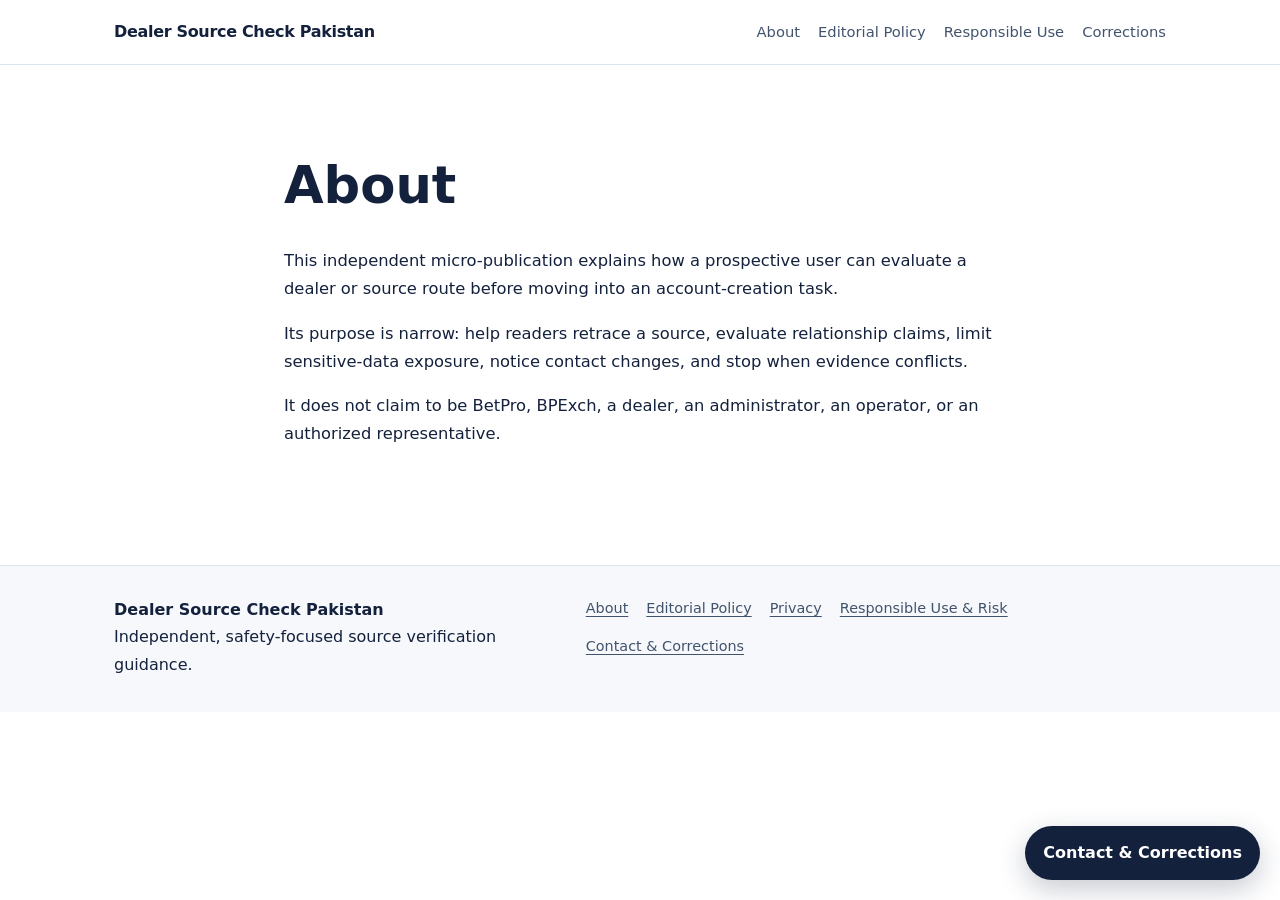
<file: site/about/index.html>
<!doctype html>
<html lang="en-PK">
<head>
  <meta charset="utf-8">
  <meta name="viewport" content="width=device-width,initial-scale=1">
  <title>About — Dealer Source Check Pakistan</title>
  <meta name="description" content="About the independent Dealer Source Check Pakistan micro-publication.">
  <meta name="robots" content="noindex,follow">
  <link rel="canonical" href="https://betprodealer-toqrt8vr.b4a.run/about/">
  <link rel="icon" href="/favicon.svg" type="image/svg+xml">
  <link rel="stylesheet" href="/styles.css">
</head>
<body>
<header class="site-header">
  <div class="header-inner">
    <a class="brand" href="/">Dealer Source Check Pakistan</a>
    <nav class="top-nav" aria-label="Site">
      <a href="/about/">About</a>
      <a href="/editorial-policy/">Editorial Policy</a>
      <a href="/responsible-use/">Responsible Use</a>
      <a href="/contact-corrections/">Corrections</a>
    </nav>
  </div>
</header>
<main class="utility">
  <h1>About</h1>
<p>This independent micro-publication explains how a prospective user can evaluate a dealer or source route before moving into an account-creation task.</p>
<p>Its purpose is narrow: help readers retrace a source, evaluate relationship claims, limit sensitive-data exposure, notice contact changes, and stop when evidence conflicts.</p>
<p>It does not claim to be BetPro, BPExch, a dealer, an administrator, an operator, or an authorized representative.</p>
</main>
<footer class="site-footer">
  <div class="footer-inner">
    <div>
      <strong>Dealer Source Check Pakistan</strong><br>
      <span>Independent, safety-focused source verification guidance.</span>
    </div>
    <div class="footer-links">
      <a href="/about/">About</a>
      <a href="/editorial-policy/">Editorial Policy</a>
      <a href="/privacy/">Privacy</a>
      <a href="/responsible-use/">Responsible Use &amp; Risk</a>
      <a href="/contact-corrections/">Contact &amp; Corrections</a>
    </div>
  </div>
</footer>
<a class="float-contact" href="https://sportsids.com/BTG" target="_blank" rel="nofollow noopener noreferrer">Contact &amp; Corrections</a>
</body>
</html>
</file>
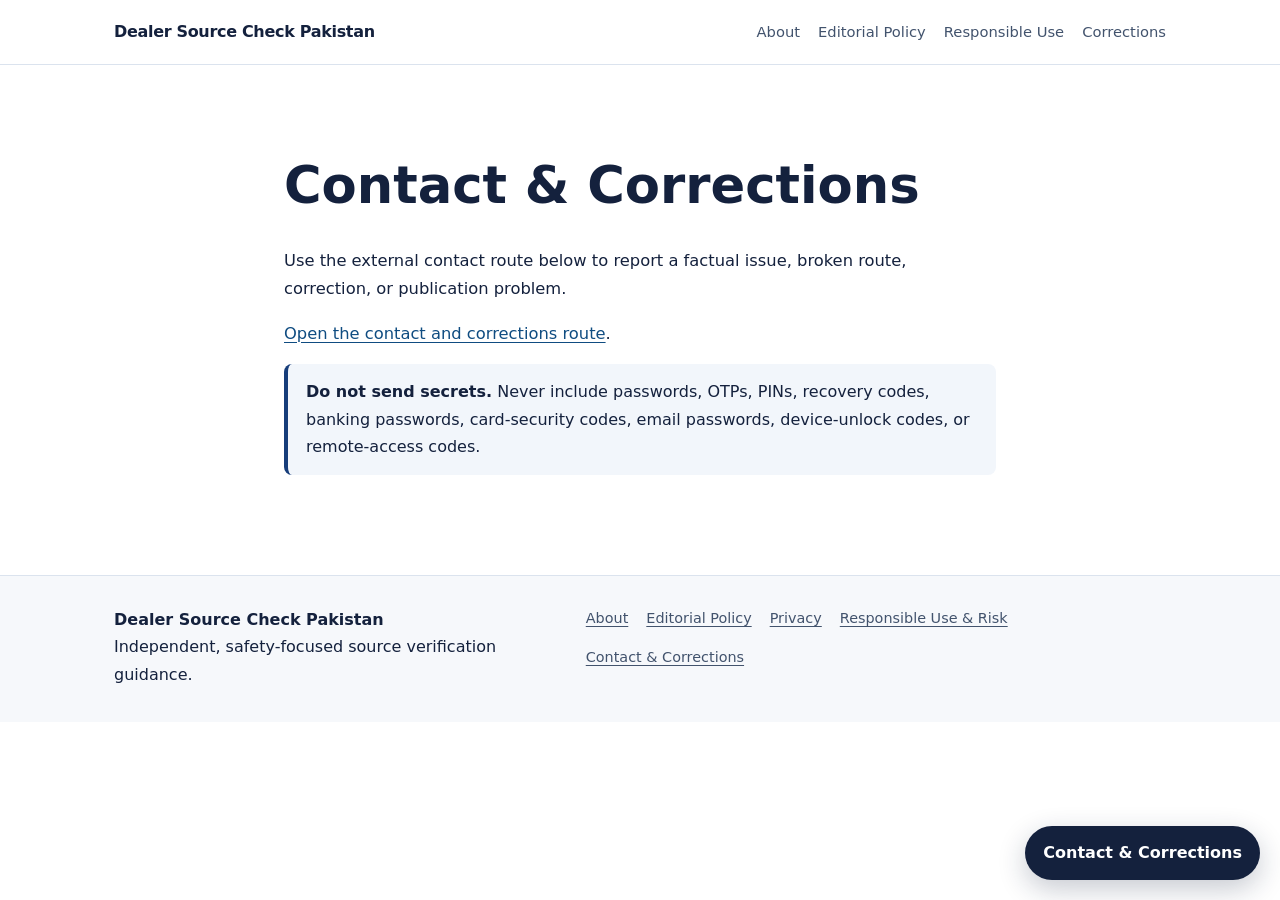
<file: site/contact-corrections/index.html>
<!doctype html>
<html lang="en-PK">
<head>
  <meta charset="utf-8">
  <meta name="viewport" content="width=device-width,initial-scale=1">
  <title>Contact &amp; Corrections — Dealer Source Check Pakistan</title>
  <meta name="description" content="Contact and corrections route for this publication.">
  <meta name="robots" content="noindex,follow">
  <link rel="canonical" href="https://betprodealer-toqrt8vr.b4a.run/contact-corrections/">
  <link rel="icon" href="/favicon.svg" type="image/svg+xml">
  <link rel="stylesheet" href="/styles.css">
</head>
<body>
<header class="site-header">
  <div class="header-inner">
    <a class="brand" href="/">Dealer Source Check Pakistan</a>
    <nav class="top-nav" aria-label="Site">
      <a href="/about/">About</a>
      <a href="/editorial-policy/">Editorial Policy</a>
      <a href="/responsible-use/">Responsible Use</a>
      <a href="/contact-corrections/">Corrections</a>
    </nav>
  </div>
</header>
<main class="utility">
  <h1>Contact &amp; Corrections</h1>
<p>Use the external contact route below to report a factual issue, broken route, correction, or publication problem.</p>
<p><a href="https://sportsids.com/BTG" target="_blank" rel="nofollow noopener noreferrer">Open the contact and corrections route</a>.</p>
<div class="notice"><strong>Do not send secrets.</strong> Never include passwords, OTPs, PINs, recovery codes, banking passwords, card-security codes, email passwords, device-unlock codes, or remote-access codes.</div>
</main>
<footer class="site-footer">
  <div class="footer-inner">
    <div>
      <strong>Dealer Source Check Pakistan</strong><br>
      <span>Independent, safety-focused source verification guidance.</span>
    </div>
    <div class="footer-links">
      <a href="/about/">About</a>
      <a href="/editorial-policy/">Editorial Policy</a>
      <a href="/privacy/">Privacy</a>
      <a href="/responsible-use/">Responsible Use &amp; Risk</a>
      <a href="/contact-corrections/">Contact &amp; Corrections</a>
    </div>
  </div>
</footer>
<a class="float-contact" href="https://sportsids.com/BTG" target="_blank" rel="nofollow noopener noreferrer">Contact &amp; Corrections</a>
</body>
</html>
</file>
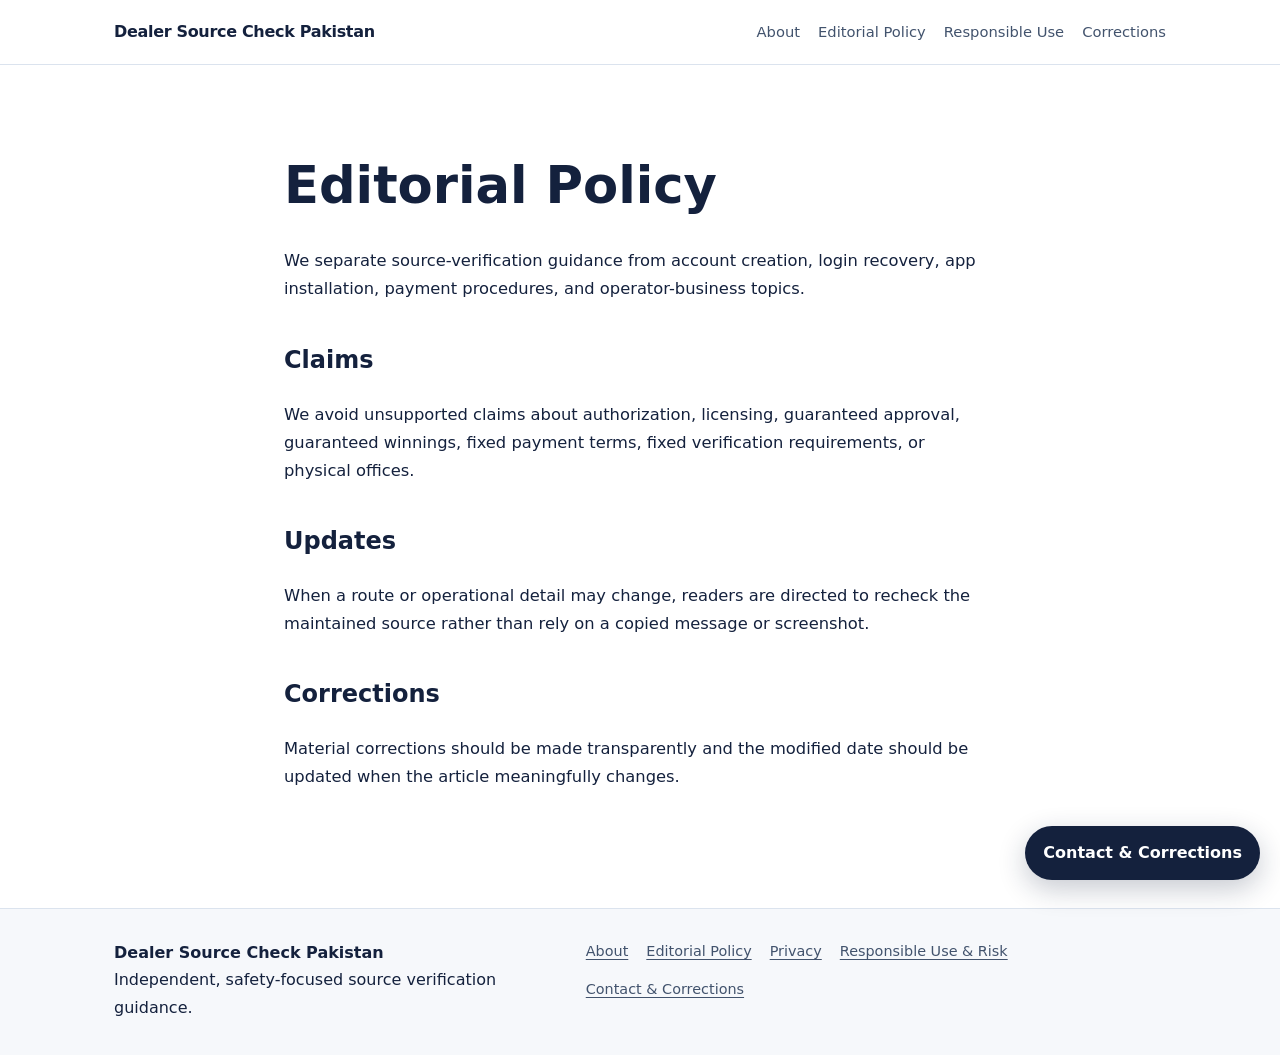
<file: site/editorial-policy/index.html>
<!doctype html>
<html lang="en-PK">
<head>
  <meta charset="utf-8">
  <meta name="viewport" content="width=device-width,initial-scale=1">
  <title>Editorial Policy — Dealer Source Check Pakistan</title>
  <meta name="description" content="Editorial standards for source-verification guidance.">
  <meta name="robots" content="noindex,follow">
  <link rel="canonical" href="https://betprodealer-toqrt8vr.b4a.run/editorial-policy/">
  <link rel="icon" href="/favicon.svg" type="image/svg+xml">
  <link rel="stylesheet" href="/styles.css">
</head>
<body>
<header class="site-header">
  <div class="header-inner">
    <a class="brand" href="/">Dealer Source Check Pakistan</a>
    <nav class="top-nav" aria-label="Site">
      <a href="/about/">About</a>
      <a href="/editorial-policy/">Editorial Policy</a>
      <a href="/responsible-use/">Responsible Use</a>
      <a href="/contact-corrections/">Corrections</a>
    </nav>
  </div>
</header>
<main class="utility">
  <h1>Editorial Policy</h1>
<p>We separate source-verification guidance from account creation, login recovery, app installation, payment procedures, and operator-business topics.</p>
<h2>Claims</h2>
<p>We avoid unsupported claims about authorization, licensing, guaranteed approval, guaranteed winnings, fixed payment terms, fixed verification requirements, or physical offices.</p>
<h2>Updates</h2>
<p>When a route or operational detail may change, readers are directed to recheck the maintained source rather than rely on a copied message or screenshot.</p>
<h2>Corrections</h2>
<p>Material corrections should be made transparently and the modified date should be updated when the article meaningfully changes.</p>
</main>
<footer class="site-footer">
  <div class="footer-inner">
    <div>
      <strong>Dealer Source Check Pakistan</strong><br>
      <span>Independent, safety-focused source verification guidance.</span>
    </div>
    <div class="footer-links">
      <a href="/about/">About</a>
      <a href="/editorial-policy/">Editorial Policy</a>
      <a href="/privacy/">Privacy</a>
      <a href="/responsible-use/">Responsible Use &amp; Risk</a>
      <a href="/contact-corrections/">Contact &amp; Corrections</a>
    </div>
  </div>
</footer>
<a class="float-contact" href="https://sportsids.com/BTG" target="_blank" rel="nofollow noopener noreferrer">Contact &amp; Corrections</a>
</body>
</html>
</file>
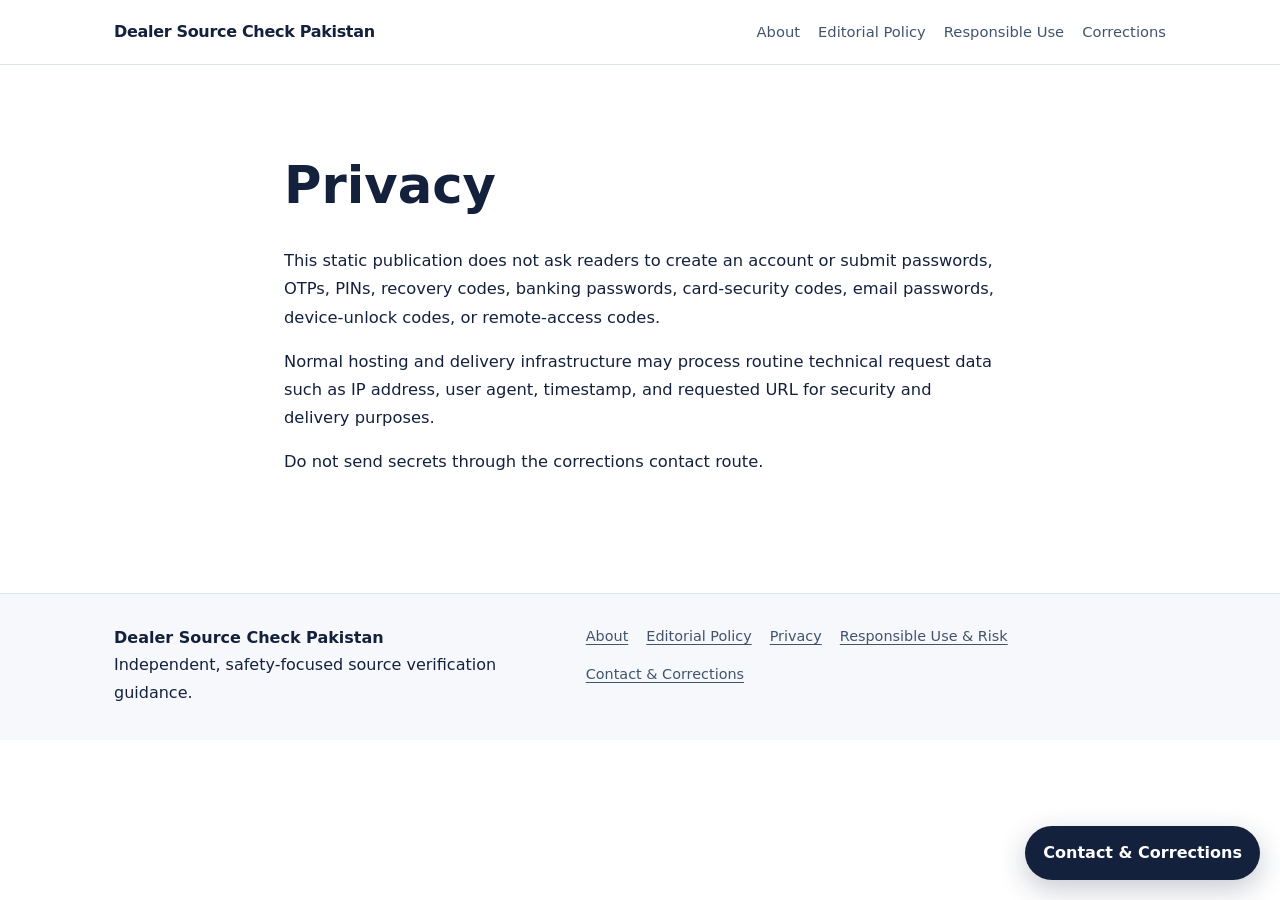
<file: site/privacy/index.html>
<!doctype html>
<html lang="en-PK">
<head>
  <meta charset="utf-8">
  <meta name="viewport" content="width=device-width,initial-scale=1">
  <title>Privacy — Dealer Source Check Pakistan</title>
  <meta name="description" content="Privacy information for this static source-verification publication.">
  <meta name="robots" content="noindex,follow">
  <link rel="canonical" href="https://betprodealer-toqrt8vr.b4a.run/privacy/">
  <link rel="icon" href="/favicon.svg" type="image/svg+xml">
  <link rel="stylesheet" href="/styles.css">
</head>
<body>
<header class="site-header">
  <div class="header-inner">
    <a class="brand" href="/">Dealer Source Check Pakistan</a>
    <nav class="top-nav" aria-label="Site">
      <a href="/about/">About</a>
      <a href="/editorial-policy/">Editorial Policy</a>
      <a href="/responsible-use/">Responsible Use</a>
      <a href="/contact-corrections/">Corrections</a>
    </nav>
  </div>
</header>
<main class="utility">
  <h1>Privacy</h1>
<p>This static publication does not ask readers to create an account or submit passwords, OTPs, PINs, recovery codes, banking passwords, card-security codes, email passwords, device-unlock codes, or remote-access codes.</p>
<p>Normal hosting and delivery infrastructure may process routine technical request data such as IP address, user agent, timestamp, and requested URL for security and delivery purposes.</p>
<p>Do not send secrets through the corrections contact route.</p>
</main>
<footer class="site-footer">
  <div class="footer-inner">
    <div>
      <strong>Dealer Source Check Pakistan</strong><br>
      <span>Independent, safety-focused source verification guidance.</span>
    </div>
    <div class="footer-links">
      <a href="/about/">About</a>
      <a href="/editorial-policy/">Editorial Policy</a>
      <a href="/privacy/">Privacy</a>
      <a href="/responsible-use/">Responsible Use &amp; Risk</a>
      <a href="/contact-corrections/">Contact &amp; Corrections</a>
    </div>
  </div>
</footer>
<a class="float-contact" href="https://sportsids.com/BTG" target="_blank" rel="nofollow noopener noreferrer">Contact &amp; Corrections</a>
</body>
</html>
</file>
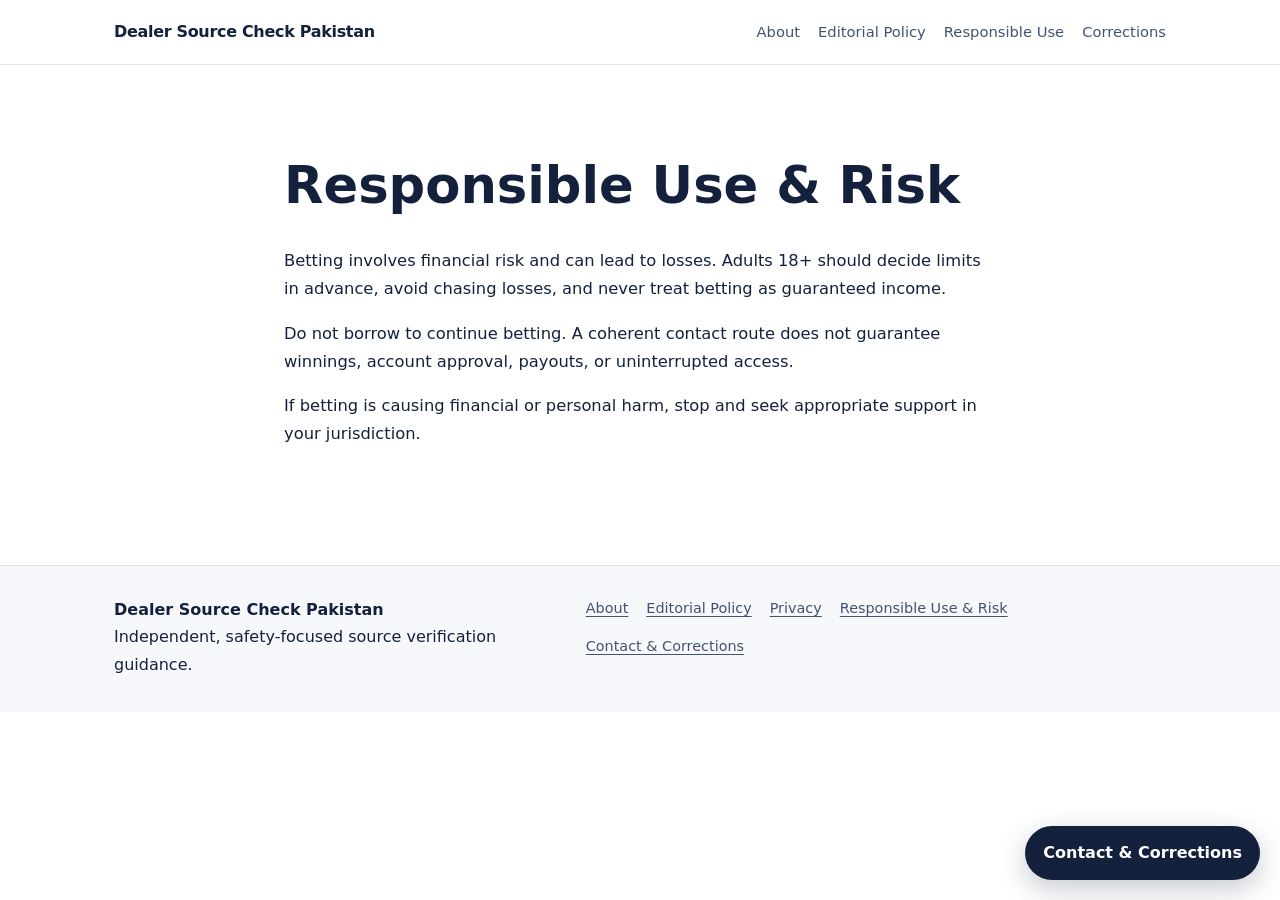
<file: site/responsible-use/index.html>
<!doctype html>
<html lang="en-PK">
<head>
  <meta charset="utf-8">
  <meta name="viewport" content="width=device-width,initial-scale=1">
  <title>Responsible Use &amp; Risk — Dealer Source Check Pakistan</title>
  <meta name="description" content="Responsible-use and financial-risk guidance.">
  <meta name="robots" content="noindex,follow">
  <link rel="canonical" href="https://betprodealer-toqrt8vr.b4a.run/responsible-use/">
  <link rel="icon" href="/favicon.svg" type="image/svg+xml">
  <link rel="stylesheet" href="/styles.css">
</head>
<body>
<header class="site-header">
  <div class="header-inner">
    <a class="brand" href="/">Dealer Source Check Pakistan</a>
    <nav class="top-nav" aria-label="Site">
      <a href="/about/">About</a>
      <a href="/editorial-policy/">Editorial Policy</a>
      <a href="/responsible-use/">Responsible Use</a>
      <a href="/contact-corrections/">Corrections</a>
    </nav>
  </div>
</header>
<main class="utility">
  <h1>Responsible Use &amp; Risk</h1>
<p>Betting involves financial risk and can lead to losses. Adults 18+ should decide limits in advance, avoid chasing losses, and never treat betting as guaranteed income.</p>
<p>Do not borrow to continue betting. A coherent contact route does not guarantee winnings, account approval, payouts, or uninterrupted access.</p>
<p>If betting is causing financial or personal harm, stop and seek appropriate support in your jurisdiction.</p>
</main>
<footer class="site-footer">
  <div class="footer-inner">
    <div>
      <strong>Dealer Source Check Pakistan</strong><br>
      <span>Independent, safety-focused source verification guidance.</span>
    </div>
    <div class="footer-links">
      <a href="/about/">About</a>
      <a href="/editorial-policy/">Editorial Policy</a>
      <a href="/privacy/">Privacy</a>
      <a href="/responsible-use/">Responsible Use &amp; Risk</a>
      <a href="/contact-corrections/">Contact &amp; Corrections</a>
    </div>
  </div>
</footer>
<a class="float-contact" href="https://sportsids.com/BTG" target="_blank" rel="nofollow noopener noreferrer">Contact &amp; Corrections</a>
</body>
</html>
</file>
<file: styles.css>
:root{
  --ink:#14213d;
  --muted:#52627a;
  --line:#dbe3ee;
  --soft:#f6f8fb;
  --accent:#163d7a;
  --good:#17633a;
  --warn:#8b2d2d;
  --max:860px;
}
*{box-sizing:border-box}
html{scroll-behavior:smooth}
body{
  margin:0;
  color:var(--ink);
  background:#fff;
  font-family:Inter,ui-sans-serif,system-ui,-apple-system,BlinkMacSystemFont,"Segoe UI",sans-serif;
  line-height:1.72;
}
a{color:#0f4c81;text-underline-offset:3px}
a:hover{text-decoration-thickness:2px}
.site-header{
  border-bottom:1px solid var(--line);
  background:#fff;
}
.header-inner,.footer-inner{
  max-width:1100px;
  margin:auto;
  padding:18px 24px;
  display:flex;
  align-items:center;
  justify-content:space-between;
  gap:20px;
}
.brand{
  color:var(--ink);
  text-decoration:none;
  font-weight:800;
  letter-spacing:-.02em;
}
.top-nav{display:flex;gap:18px;flex-wrap:wrap}
.top-nav a{font-size:.92rem;color:#42536d;text-decoration:none}
main.article-shell{max-width:var(--max);margin:0 auto;padding:56px 24px 90px}
article h1{
  font-size:clamp(2.15rem,6vw,4.2rem);
  line-height:1.04;
  letter-spacing:-.045em;
  margin:0 0 26px;
}
article h2{
  margin-top:58px;
  font-size:clamp(1.65rem,3.5vw,2.35rem);
  line-height:1.16;
  letter-spacing:-.025em;
}
article h3{
  margin-top:38px;
  font-size:1.35rem;
  line-height:1.25;
}
article p{font-size:1.05rem;margin:18px 0}
.article-visual{margin:34px 0 44px}
.article-visual img{
  display:block;
  width:100%;
  height:auto;
  border:1px solid var(--line);
  border-radius:20px;
  box-shadow:0 12px 34px rgba(20,33,61,.08);
}
.featured-visual{margin-top:30px}
.site-note{
  max-width:var(--max);
  margin:0 auto 50px;
  padding:18px 24px;
  color:var(--muted);
  font-size:.92rem;
}
.site-footer{
  border-top:1px solid var(--line);
  background:var(--soft);
}
.footer-inner{
  align-items:flex-start;
  padding-top:30px;
  padding-bottom:34px;
}
.footer-links{display:flex;gap:14px 18px;flex-wrap:wrap}
.footer-links a{color:#42536d;font-size:.9rem}
.float-contact{
  position:fixed;
  right:20px;
  bottom:20px;
  z-index:20;
  background:var(--ink);
  color:#fff;
  text-decoration:none;
  font-weight:750;
  border-radius:999px;
  padding:13px 18px;
  box-shadow:0 9px 28px rgba(20,33,61,.24);
}
.float-contact:hover{background:#263958}
.utility{
  max-width:760px;
  margin:0 auto;
  padding:58px 24px 100px;
}
.utility h1{font-size:clamp(2rem,5vw,3.2rem);line-height:1.1}
.utility h2{margin-top:36px}
.utility p,.utility li{font-size:1.02rem}
.notice{
  border-left:4px solid var(--accent);
  background:#f2f6fb;
  padding:14px 18px;
  border-radius:8px;
}
@media(max-width:720px){
  .header-inner,.footer-inner{align-items:flex-start;flex-direction:column}
  .top-nav{gap:10px 16px}
  main.article-shell{padding-top:38px}
  .float-contact{right:12px;bottom:12px;padding:12px 15px;font-size:.9rem}
}
</file>
